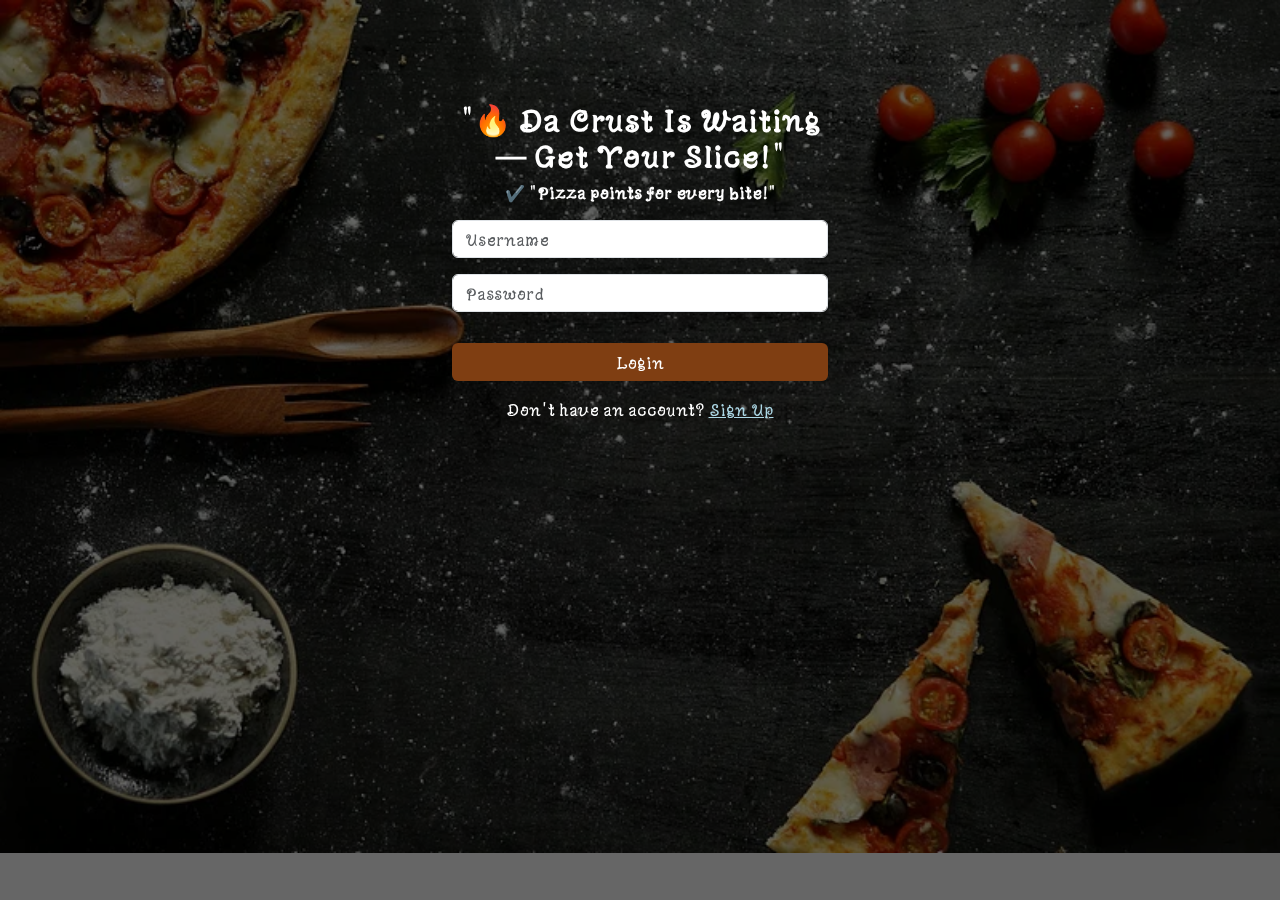
<file: index.html>
<!DOCTYPE html>
<html lang="en">
  <head>
    <meta charset="UTF-8" />
    <meta name="viewport" content="width=device-width, initial-scale=1.0" />
    <title>Login</title>
    <link rel="preconnect" href="https://fonts.googleapis.com" />
    <link rel="preconnect" href="https://fonts.gstatic.com" crossorigin />
    <link
      href="https://fonts.googleapis.com/css2?family=Yuji+Mai&display=swap"
      rel="stylesheet"
    />
    <link
      href="https://cdn.jsdelivr.net/npm/bootstrap@5.3.3/dist/css/bootstrap.min.css"
      rel="stylesheet"
    />
    <style>
      body {
        font-family: "Yuji Mai", serif;
        background-image: url("images/images/pizza-bg.webp");
        background-repeat: no-repeat;
        background-size: cover;
        height: 560px;
        color: white;
      }
      body::before {
        content: "";
        position: fixed;
        inset: 0;
        background: rgba(0, 0, 0, 0.6);
        z-index: -1;
      }
      .container {
        margin-top: 100px;
        max-width: 400px;
      }
      input,
      button {
        margin-top: 15px;
      }
      .btn {
        background: #7f3e12;
        color: white;
      }
      .container {
        animation: fadeIn 1s ease-in;
      }
      @keyframes fadeIn {
        from {
          opacity: 0;
          transform: translateY(30px);
        }
        to {
          opacity: 1;
          transform: translateY(0);
        }
      }
      @media (max-width: 480px) {
        .container {
          margin: 50px 20px;
          padding: 20px;
        }
      }
    </style>
  </head>
  <body>
    <div class="container text-center">
      <h1 style="font-weight: 900; font-size: 30px">
        "🔥 Da Crust Is Waiting — Get Your Slice!"
      </h1>
      <p style="font-weight: 900">✔️ "Pizza points for every bite!"</p>

      <!-- Login Form -->
      <form id="loginForm">
        <div class="mb-3">
          <input
            type="text"
            id="username"
            class="form-control"
            placeholder="Username"
            required
          />
        </div>
        <div class="mb-3">
          <input
            type="password"
            id="password"
            class="form-control"
            placeholder="Password"
            required
          />
        </div>
        <button type="submit" class="btn w-100">Login</button>
      </form>
      <p class="mt-3">
        Don't have an account?
        <a href="signup.html" id="signupLink" style="color: lightblue"
          >Sign Up</a
        >
      </p>
    </div>

    <script>
      const loginForm = document.getElementById("loginForm");

      loginForm.addEventListener("submit", (e) => {
        e.preventDefault();
        const username = document.getElementById("username").value.trim();
        const password = document.getElementById("password").value;

        // Get registered users from localStorage
        const users = JSON.parse(localStorage.getItem("users") || "[]");

        // Check for match
        const user = users.find(
          (u) => u.username === username && u.password === password
        );
        2;

        if (user) {
          localStorage.setItem("loggedIn", "true");
          localStorage.setItem("loggedInUser", username);
          alert("Login successful!");
          window.location.href = "pizza.html"; // Redirect to main page
        } else {
          alert("Invalid username or password.");
        }
      });

      // Handle sign-up link
    </script>
  </body>
</html>
</file>
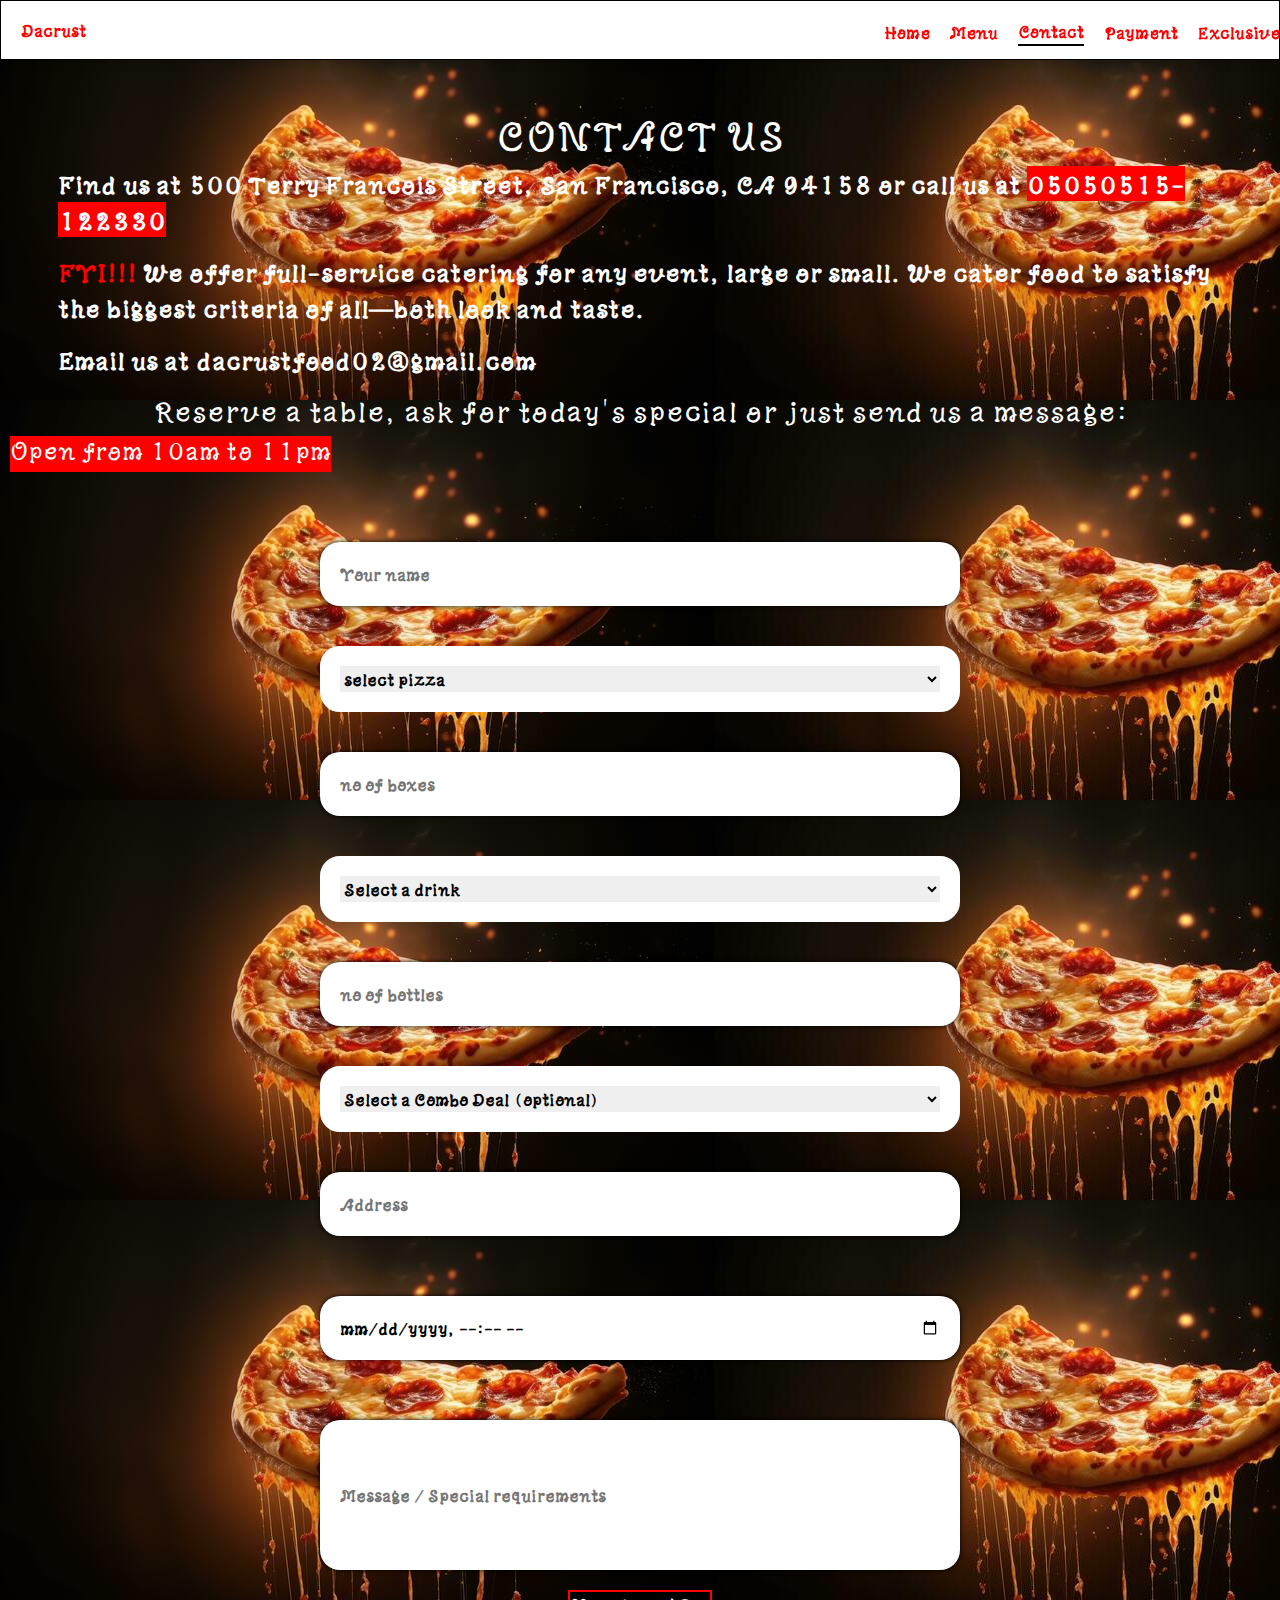
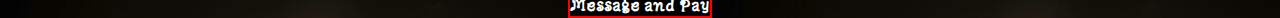
<file: contact.html>
<!DOCTYPE html>
<html lang="en">
  <head>
    <meta charset="UTF-8" />
    <meta name="viewport" content="width=device-width, initial-scale=1.0" />
    <title>pizza</title>
    <link rel="stylesheet" href="contact.css" />

    <!-- Font Awesome -->
    <link
      rel="stylesheet"
      href="https://cdnjs.cloudflare.com/ajax/libs/font-awesome/6.7.1/css/all.min.css"
      integrity="sha512-5Hs3dF2AEPkpNAR7UiOHba+lRSJNeM2ECkwxUIxC1Q/FLycGTbNapWXB4tP889k5T5Ju8fs4b1P5z/iB4nMfSQ=="
      crossorigin="anonymous"
      referrerpolicy="no-referrer"
    />

    <!-- Bootstrap -->
    <link
      href="https://cdn.jsdelivr.net/npm/bootstrap@5.3.3/dist/css/bootstrap.min.css"
      rel="stylesheet"
      integrity="sha384-QWTKZyjpPEjISv5WaRU9OFeRpok6YctnYmDr5pNlyT2bRjXh0JMhjY6hW+ALEwIH"
      crossorigin="anonymous"
    />

    <!-- Google Fonts -->
    <link
      href="https://fonts.googleapis.com/css2?family=Yuji+Mai&display=swap"
      rel="stylesheet"
    />
  </head>
  <body>
    <!-- Preloader -->
    <div id="preloader">
      <img
        src="images/images/pizza-logo-cartoon-this-logo-is-highly-suitable-for-any-pizza-related-restaurant-fast-food-delivery-bistro-catering-and-italian-food-related-businesses-vector.jpg"
        alt="Loading..."
        id="preloader-image"
      />
    </div>

    <div class="background-img">
      <!-- Header -->
      <header>
        <div class="brand">Dacrust</div>
        <nav class="navbar fixed-top" id="navBar">
          <i class="fa-regular fa-circle-xmark" id="closeIcon"></i>
          <ul class="navbar-list">
            <li class="navbar-item">
              <a href="pizza.html" class="navbar-link">Home</a>
            </li>
            <li class="navbar-item">
              <a href="menu.html" class="navbar-link">Menu</a>
            </li>
            <li class="navbar-item active">
              <a href="contact.html" class="navbar-link">Contact</a>
            </li>
            <li class="navbar-item">
              <a href="payment.html" class="navbar-link">Payment</a>
            </li>
            <li class="navbar-item">
              <a href="vip-pg.html" class="navbar-link">Exclusive</a>
            </li>
          </ul>
        </nav>
        <i class="fa-solid fa-bars" id="menuIcon"></i>
      </header>

      <!-- Contact Info -->
      <div class="contact-contain-text">
        <h1 style="text-align: center">CONTACT US</h1>
        <p>
          Find us at 500 Terry Francois Street, San Francisco, CA 94158 or call
          us at <span class="num">05050515-122330</span>
        </p>
        <p>
          <span>FYI!!!</span> We offer full-service catering for any event,
          large or small. We cater food to satisfy the biggest criteria of
          all—both look and taste.
        </p>
        <p>Email us at dacrustfood02@gmail.com</p>
        <h3>
          Reserve a table, ask for today's special or just send us a message:
        </h3>
        <button class="btn-open"><h4>Open from 10am to 11pm</h4></button>
      </div>

      <!-- Contact Form -->
      <div class="contact-container">
        <div class="inner-container">
          <div class="mothercontact">
            <div class="box3">
              <form action="#">
                <input type="text" placeholder="Your name" required />

                <select name="pizza" id="pizza-choice">
                  <option value="">select pizza</option>
                  <option value="">Neapolitan</option>
                  <option value="">new york style</option>
                  <option value="">carlifonia</option>
                  <option value="">pepperoni</option>
                  <option value="">margherita</option>
                  <option value="">white pizza</option>
                  <option value="">pizza romana</option>
                  <option value="">capriccosa</option>
                  <option value="">vietnamese</option>
                  <option value="">sillican</option>
                </select>
                <input type="number" placeholder="no of boxes" required />

                <select name="drinks" id="drink-choice">
                  <option value="">Select a drink</option>
                  <option value="">orange juice</option>
                  <option value="">Craneberry</option>
                  <option value="">cocacola</option>
                  <option value="">milkshake</option>
                  <option value="">apple juice</option>
                  <option value="">tartcherry</option>
                  <option value="">lemon juice</option>
                  <option value="">lemonade</option>
                  <option value="">blackberry</option>
                  <option value="">prune juice</option>
                  <option value="">pomegranate</option>
                </select>

                <input type="number" placeholder="no of bottles" required />

                <select name="combo-choice" id="combo-choice">
                  <option value="">Select a Combo Deal (optional)</option>
                  <option value="Family Feast">Family Feast</option>
                  <option value="Game Day Special">Game Day Special</option>
                  <option value="Date Night Pack">Date Night Pack</option>
                </select>

                <input type="text" placeholder="Address" required />

                <input
                  type="datetime-local"
                  placeholder="Date and time"
                  required
                />
                <input
                  type="text"
                  placeholder="Message / Special requirements"
                  style="height: 150px"
                />
              </form>
              <button><a href="payment.html">Message and Pay</a></button>
            </div>
          </div>
        </div>
      </div>
    </div>

    <!-- Scripts -->
    <script type="module" src="pizza.js"></script>
    <script
      src="https://cdn.jsdelivr.net/npm/bootstrap@5.3.3/dist/js/bootstrap.bundle.min.js"
      integrity="sha384-YvpcrYf0tY3lHB60NNkmXc5s9fDVZLESaAA55NDzOxhy9GkcIdslK1eN7N6jIeHz"
      crossorigin="anonymous"
    ></script>
  </body>
</html>
</file>
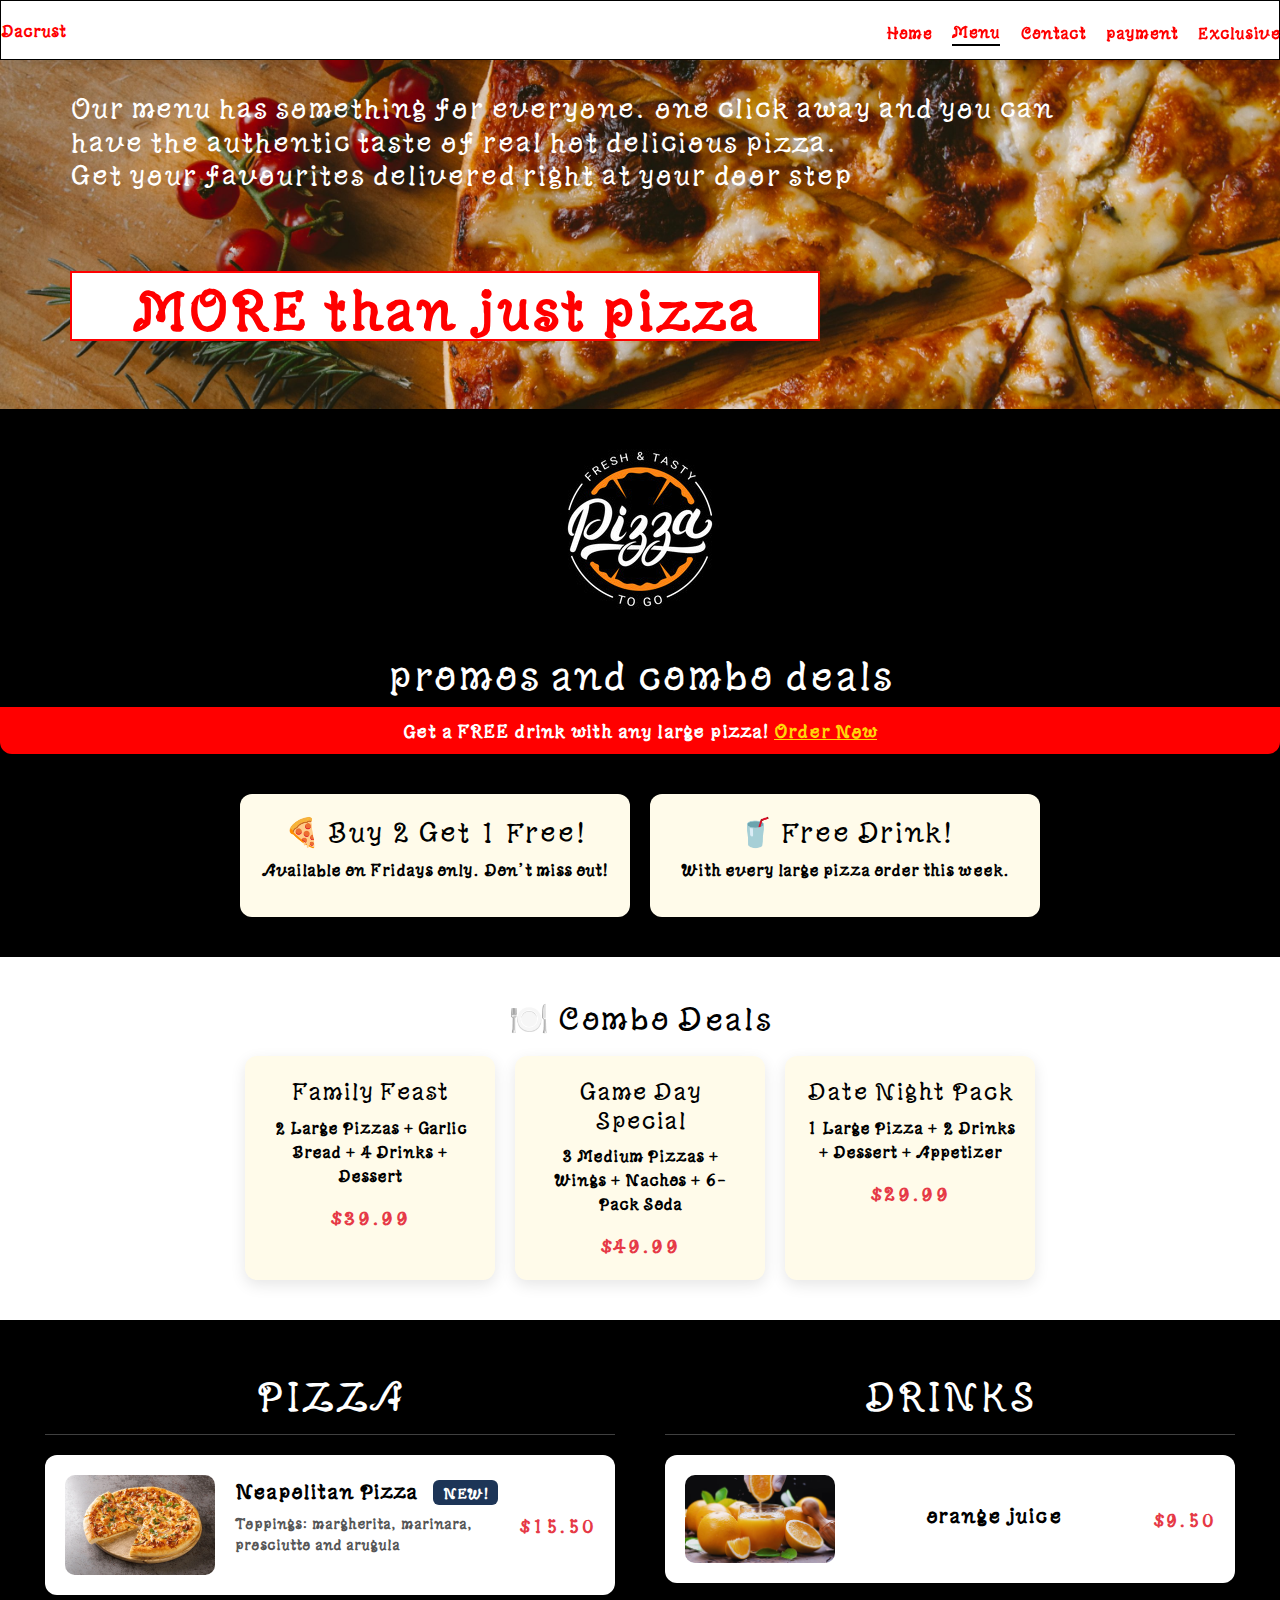
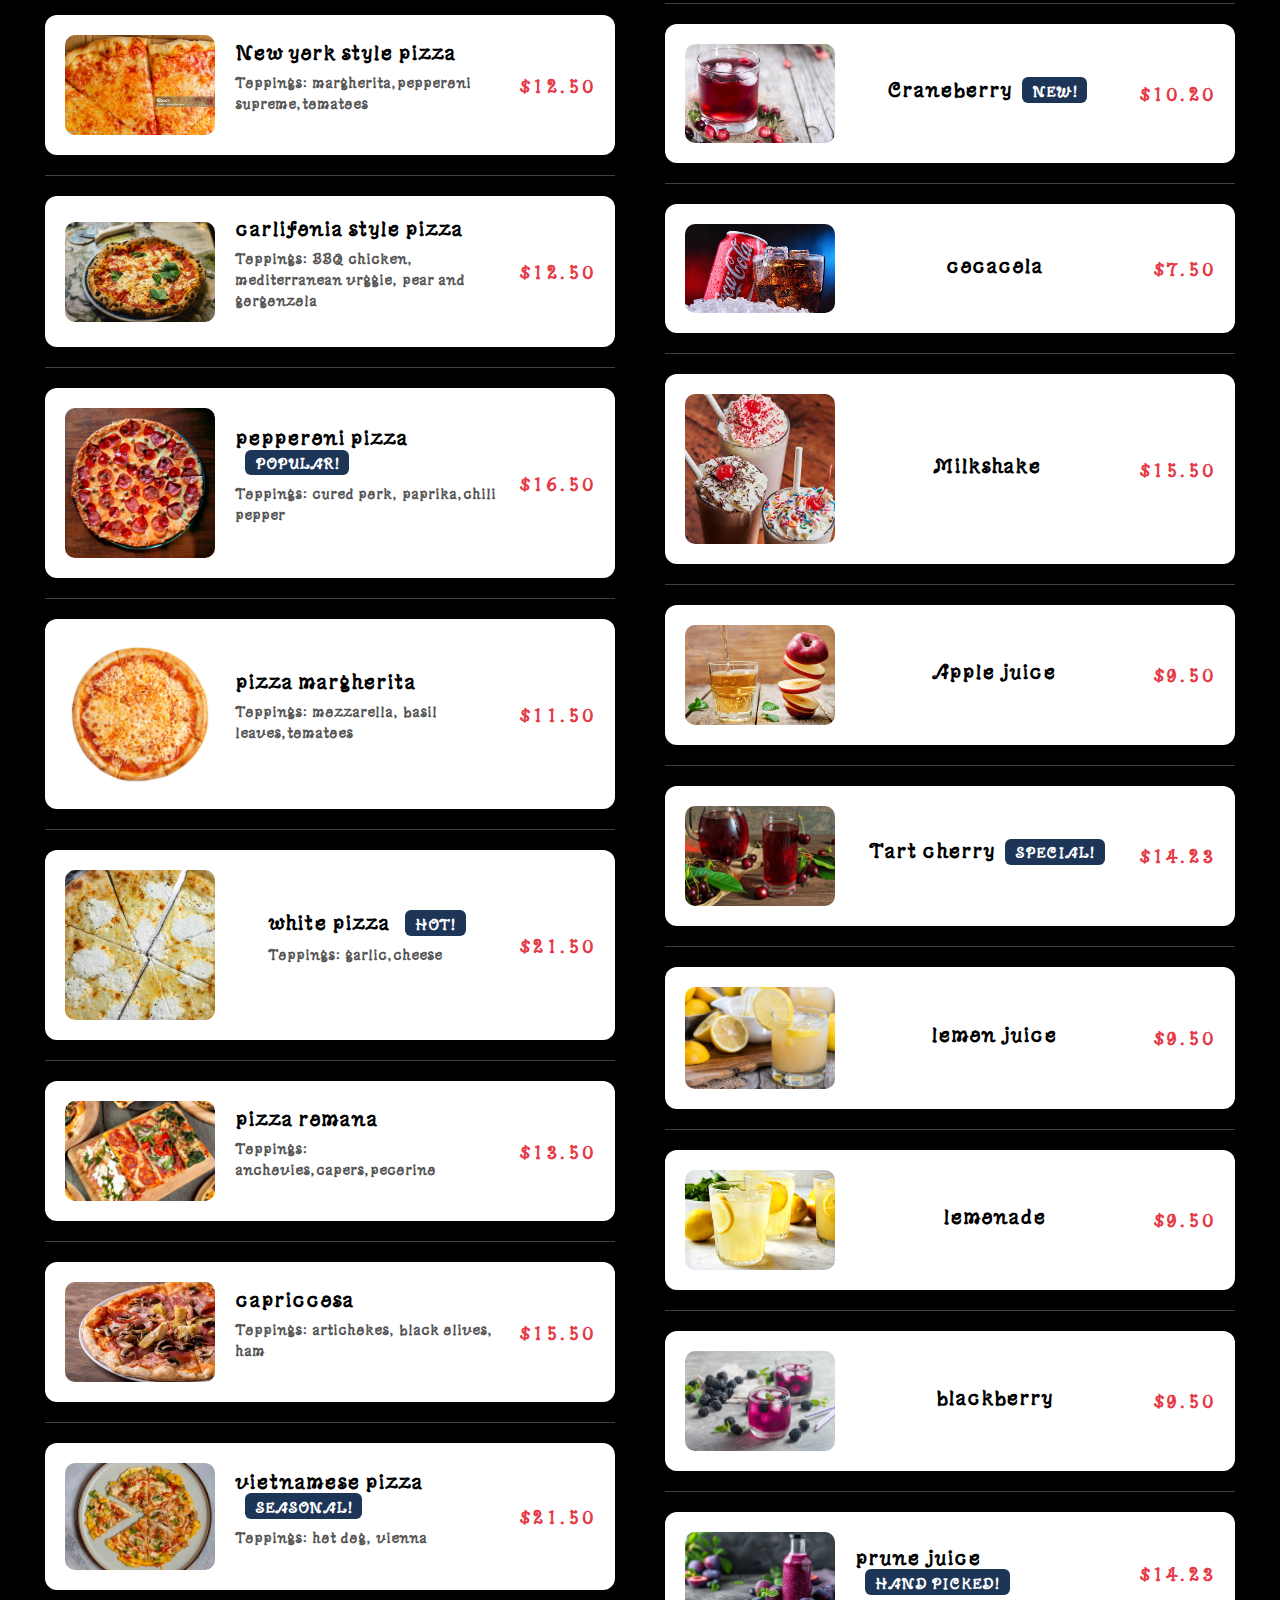
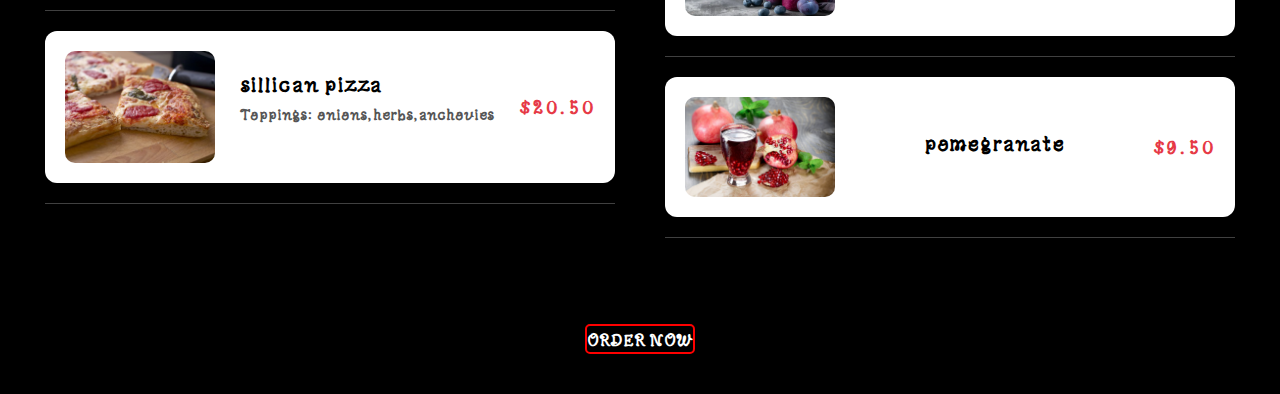
<file: menu.html>
<!DOCTYPE html>
<html lang="en">
<head>
    <meta charset="UTF-8">
    <meta name="viewport" content="width=device-width, initial-scale=1.0">
    <title>pizza</title>
    <!-- =====CSS===== -->
    <link rel="stylesheet" href="menu.css">
    
     <!-- font-awesome -->
     <link rel="stylesheet" href="https://cdnjs.cloudflare.com/ajax/libs/font-awesome/6.7.1/css/all.min.css" 
     integrity="sha512-5Hs3dF2AEPkpNAR7UiOHba+lRSJNeM2ECkwxUIxC1Q/FLycGTbNapWXB4tP889k5T5Ju8fs4b1P5z/iB4nMfSQ==" 
     crossorigin="anonymous" referrerpolicy="no-referrer" />


    <!-- =====BOOTSRAP===== -->
    <link href="https://cdn.jsdelivr.net/npm/bootstrap@5.3.3/dist/css/bootstrap.min.css" rel="stylesheet" 
    integrity="sha384-QWTKZyjpPEjISv5WaRU9OFeRpok6YctnYmDr5pNlyT2bRjXh0JMhjY6hW+ALEwIH" crossorigin="anonymous">

    <!-- ========GOOGLE FONTS======== -->
    <link rel="preconnect" href="https://fonts.googleapis.com">
    <link rel="preconnect" href="https://fonts.gstatic.com" crossorigin>
    <link href="https://fonts.googleapis.com/css2?family=Yuji+Mai&display=swap" rel="stylesheet">
</head>
<body>

     <!-- ======  PRELOADER ===== -->
 <div id="preloader">
    <img src="images/images/pizza-logo-cartoon-this-logo-is-highly-suitable-for-any-pizza-related-restaurant-fast-food-delivery-bistro-catering-and-italian-food-related-businesses-vector.jpg" alt="Loading..." id="preloader-image">
  </div>
  

  <div class="background-img">

  <!-- HEADER -->

      <header>
        <!-- logo -->
        <div class="brand">Dacrust</div>
  
        <!-- navbar -->
        <nav class="navbar fixed-top" id="navBar">
          <!-- closeIcon -->
          <i class="fa-regular fa-circle-xmark" id="closeIcon"></i>
  
          <ul class="navbar-list">
            <li class="navbar-item">
              <a href="pizza.html" class="navbar-link" id="home">Home</a>
            </li>
  
            <li class="navbar-item active">
              <a href="menu.html" class="navbar-link" id="about">Menu</a>
            </li>
  
            <li class="navbar-item">
              <a href="contact.html" class="navbar-link" id="contact">Contact</a>
            </li>

            <li class="navbar-item">
              <a href="payment.html" class="navbar-link" id="payment">payment</a>
            </li>


            <li class="navbar-item">
              <a href="vip-pg.html" class="navbar-link" id="Exclusive">Exclusive</a>
            </li>
  
            <!-- <button class="btn nav-btn" id="loginBtn">Login</button> -->
          </ul>
        </nav>
  
        <!-- menu -->
        <i class="fa-solid fa-bars" id="menuIcon"></i>
      </header>
      <!-- header section end -->
      
      <div class="heading-text">
      

        <h3> Our menu has something for everyone. one click away and you can <br>
          have the authentic taste of real hot delicious pizza.<br>
          Get your favourites delivered right at your door step
        </h3>

        <h1 id="get-white-hot-text">
          MORE than just pizza
         </h1>
         <br>
         <br>
      </div>
      </div>
  </div>
 
<div class="menu-logo">
  <img src="images/images/pizza menu logo.jpg" alt="" srcset="">
</div>

<h1 class="promo-head">promos and combo deals</h1>

<div class="promo-banner">
  <i class="fas fa-gift"></i> Get a FREE drink with any large pizza! <a href="">Order Now</a>
</div>

<section class="promo-cards">
  <div class="promo-card">
    <h3>🍕 Buy 2 Get 1 Free!</h3>
    <p>Available on Fridays only. Don’t miss out!</p>
  </div>
  <div class="promo-card">
    <h3>🥤 Free Drink!</h3>
    <p>With every large pizza order this week.</p>
  </div>
</section>


<section class="combo-deals">
  <h2>🍽️ Combo Deals</h2>
  <div class="combo-container">
    <div class="combo-card">
      <h3>Family Feast</h3>
      <p>2 Large Pizzas + Garlic Bread + 4 Drinks + Dessert</p>
      <span>$39.99</span>
    </div>
    <div class="combo-card">
      <h3>Game Day Special</h3>
      <p>3 Medium Pizzas + Wings + Nachos + 6-Pack Soda</p>
      <span>$49.99</span>
    </div>
    <div class="combo-card">
      <h3>Date Night Pack</h3>
      <p>1 Large Pizza + 2 Drinks + Dessert + Appetizer</p>
      <span>$29.99</span>
    </div>
  </div>
</section>


<div class="menu-contain-flex">

    <div class="menu-container">
        <h1> PIZZA </h1>
        <hr>



        <div class="menu-card">
          <img src="images/images/neapolitan pizza.webp" alt="Neapolitan Pizza">
          <div class="menu-info">
            <h4>Neapolitan Pizza <span class="badge new">NEW!</span></h4>
            <p>Toppings: margherita, marinara, prosciutto and arugula</p>
          </div>
          <div class="price">$15.50</div>
        </div>

         <div class="menu-card">
           <img src="images/images/newyork style.jpg" alt="new york style pizza"> 
           <div class="menu-info">
                <h4>New york style pizza</h4> 

               <p>Toppings: margherita,pepperoni supreme,tomatoes</p>
           </div>
          <div class="price">$12.50
        </div>
      </div>
<hr>
        <div class="menu-card">
           <img src="images/images/carlifonia pizza.jpeg" alt="carlifonia style pizza"> 
           <div class="menu-info">
                <h4>carlifonia style pizza</h4> 

               <p>Toppings: BBQ chicken, mediterranean vrggie, pear and gorgonzola</p>
           </div>
          <div class="price">$12.50
        </div>
      </div>

        <hr>
         <div class="menu-card">
           <img src="images/images/pepperoni.jpeg" alt="pepperoni pizza"> 
           <div class="menu-info">
                <h4>pepperoni pizza <span class="badge new">POPULAR!</span></h4>

               <p>Toppings: cured pork, paprika,chili pepper</p>
           </div>
          <div class="price">$16.50
        </div>
      </div>

        <hr>
        <div class="menu-card">
          <img src="images/images/magarita.jpg" alt=""> 
          <div class="menu-info">
               <h4> pizza margherita</h4>

              <p>Toppings: mozzarella, basil leaves,tomatoes</p>
          </div>
         <div class="price">$11.50
       </div>
     </div>
        <hr>
        <div class="menu-card">
          <img src="images/images/white pizza.jpg" alt=""> 
          <div class="menu-info">
               <h4>white pizza <span class="badge new">HOT!</span></h4>

              <p>Toppings: garlic,cheese</p>
          </div>
         <div class="price">$21.50
       </div>
     </div>        
        <hr>
        <div class="menu-card">
          <img src="images/images/romania pizza.jpg" alt=""> 
          <div class="menu-info">
               <h4> pizza romana</h4>

              <p>Toppings: anchovies,capers,pecorino</p>
          </div>
         <div class="price">$13.50
       </div>
     </div>
        <hr>
        <div class="menu-card">
          <img src="images/images/capriccosa.jpg" alt=""> 
          <div class="menu-info">
               <h4> capriccosa</h4>

              <p>Toppings: artichokes, black olives, ham </p>
          </div>
         <div class="price">$15.50
       </div>
     </div>
        <hr>
        <div class="menu-card">
          <img src="images/images/vietnamese pizza.jpg" alt=""> 
          <div class="menu-info">
               <h4>vietnamese pizza <span class="badge new">SEASONAL!</span></h4>

              <p>Toppings: hot dog, vienna</p>
          </div>
         <div class="price">$21.50
       </div>
     </div>        
        <hr>
        <div class="menu-card">
          <img src="images/images/sillican pizza.jpg" alt=""> 
          <div class="menu-info">
               <h4>sillican pizza</h4>

              <p>Toppings: onions,herbs,anchovies </p>
          </div>
         <div class="price">$20.50
       </div>
     </div>
        <hr>
    </div>

        <div class="menu-container">
            <h1> DRINKS </h1>
            <hr>
    
            <div class="menu-card">
              <img src="images/images/orange juice.jpg" alt=""> 
              <div class="menu-info">
                   <h4>orange juice</h4>
              </div>
             <div class="price">$9.50
           </div>
         </div>
    <hr>
    <div class="menu-card">
      <img src="images/images/cranberry-juice-in-a-glass.jpg" alt=""> 
      <div class="menu-info">
           <h4>Craneberry<span class="badge new">NEW!</span></h4>
      </div>
     <div class="price">$10.20
   </div>
 </div>
    <hr>
    <div class="menu-card">
      <img src="images/images/cocacola.jpeg" alt=""> 
      <div class="menu-info">
           <h4>cocacola</h4>
      </div>
     <div class="price">$7.50
   </div>
 </div>
             <hr>
             <div class="menu-card">
              <img src="images/images/milkshake.jpeg" alt=""> 
              <div class="menu-info">
                   <h4>Milkshake</h4>
              </div>
             <div class="price">$15.50
           </div>
         </div>
<hr>
<div class="menu-card">
  <img src="images/images/apple juice.jpg" alt=""> 
  <div class="menu-info">
       <h4>Apple juice</h4>
  </div>
 <div class="price">$9.50
</div>
</div>

<hr>
<div class="menu-card">
  <img src="images/images/tartcherry.jpg" alt=""> 
  <div class="menu-info">
       <h4>Tart cherry<span class="badge new">SPECIAL!</span></h4>
  </div>
 <div class="price">$14.23
</div>
</div>
<hr>
<div class="menu-card">
  <img src="images/images/lemon.jpg" alt=""> 
  <div class="menu-info">
       <h4>lemon juice</h4>
  </div>
 <div class="price">$9.50
</div>
</div>
<hr>
<div class="menu-card">
  <img src="images/images/lemonade.jpeg" alt=""> 
  <div class="menu-info">
       <h4>lemonade</h4>
  </div>
 <div class="price">$9.50
</div>
</div>      
  <hr>
  <div class="menu-card">
    <img src="images/images/blackberry.jpg" alt=""> 
    <div class="menu-info">
         <h4>blackberry</h4>
    </div>
   <div class="price">$9.50
  </div>
  </div>  
<hr>
<div class="menu-card">
  <img src="images/images/plum-juice.webp" alt=""> 
  <div class="menu-info">
       <h4>prune juice<span class="badge new">HAND PICKED!</span></h4>
  </div>
 <div class="price">$14.23
</div>
</div>
<hr>
<div class="menu-card">
  <img src="images/images/pomegranate.jpg" alt=""> 
  <div class="menu-info">
       <h4>pomegranate</h4>
  </div>
 <div class="price">$9.50
</div>
</div>  
<hr>
        </div>
</div>

<div style="justify-self:center;margin-bottom: 40px;">
    <button class="contact-order"><a href="contact.html" class="contact-order-link">ORDER NOW</a></button>
</div>


    
 
      <!-- my script -->
      <script type="module" src="pizza.js"></script>
    
    <script src="https://cdn.jsdelivr.net/npm/bootstrap@5.3.3/dist/js/bootstrap.bundle.min.js" integrity="sha384-YvpcrYf0tY3lHB60NNkmXc5s9fDVZLESaAA55NDzOxhy9GkcIdslK1eN7N6jIeHz" crossorigin="anonymous"></script>
</body>
</html>
</file>
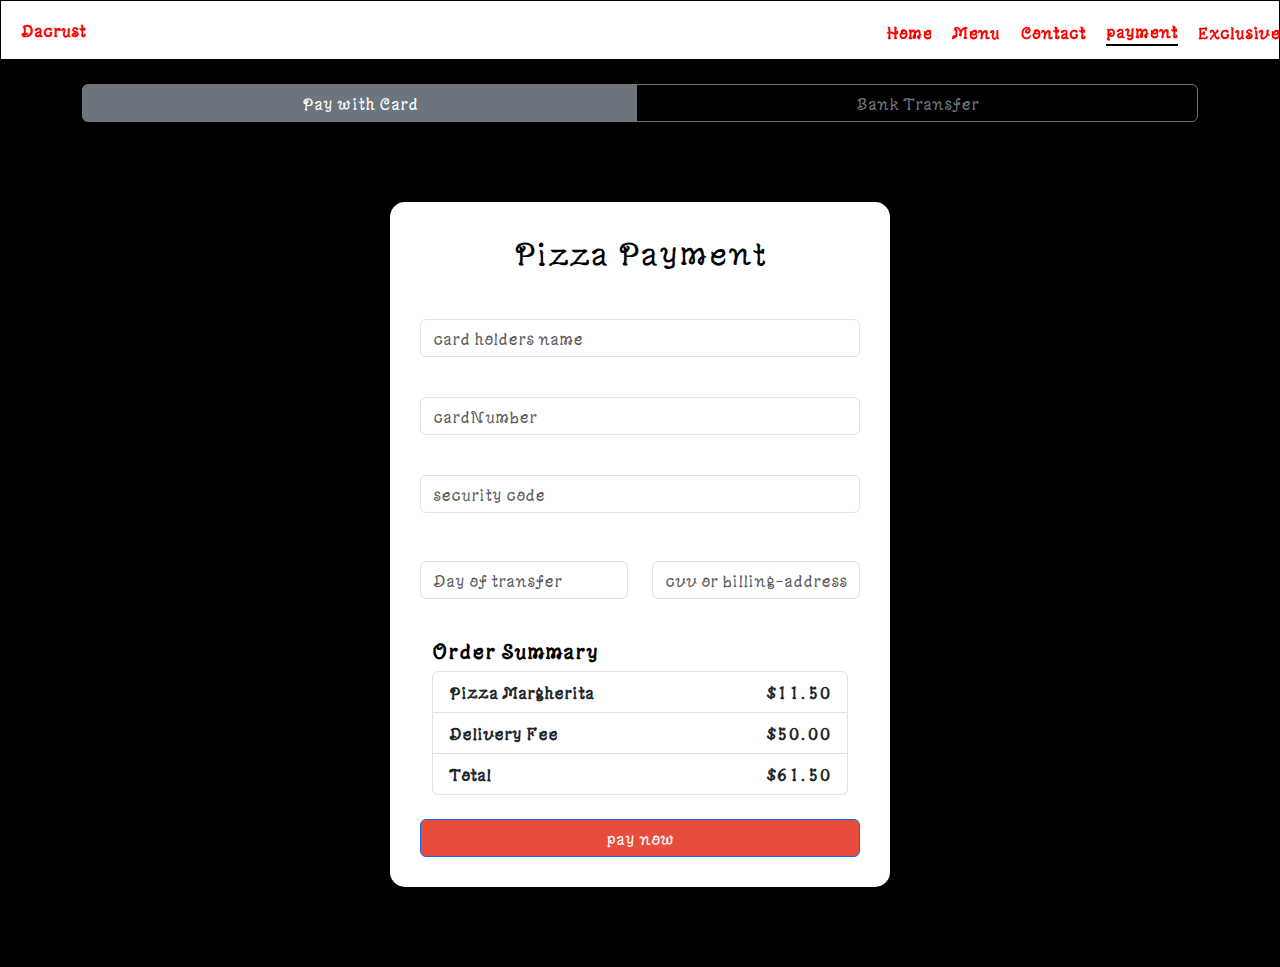
<file: payment.html>
<!DOCTYPE html>
<html lang="en">
  <head>
    <meta charset="UTF-8" />
    <meta name="viewport" content="width=device-width, initial-scale=1.0" />
    <title>pizza</title>
    <!-- =====CSS===== -->
    <link rel="stylesheet" href="payment.css" />

    <!-- font-awesome -->
    <link
      rel="stylesheet"
      href="https://cdnjs.cloudflare.com/ajax/libs/font-awesome/6.7.1/css/all.min.css"
      integrity="sha512-5Hs3dF2AEPkpNAR7UiOHba+lRSJNeM2ECkwxUIxC1Q/FLycGTbNapWXB4tP889k5T5Ju8fs4b1P5z/iB4nMfSQ=="
      crossorigin="anonymous"
      referrerpolicy="no-referrer"
    />

    <!-- =====BOOTSRAP===== -->
    <link
      href="https://cdn.jsdelivr.net/npm/bootstrap@5.3.3/dist/css/bootstrap.min.css"
      rel="stylesheet"
      integrity="sha384-QWTKZyjpPEjISv5WaRU9OFeRpok6YctnYmDr5pNlyT2bRjXh0JMhjY6hW+ALEwIH"
      crossorigin="anonymous"
    />

    <!-- ========GOOGLE FONTS======== -->
    <link rel="preconnect" href="https://fonts.googleapis.com" />
    <link rel="preconnect" href="https://fonts.gstatic.com" crossorigin />
    <link
      href="https://fonts.googleapis.com/css2?family=Yuji+Mai&display=swap"
      rel="stylesheet"
    />
  </head>
  <body>
    <!-- ======  PRELOADER ===== -->
    <div id="preloader">
      <img
        src="images/images/pizza-logo-cartoon-this-logo-is-highly-suitable-for-any-pizza-related-restaurant-fast-food-delivery-bistro-catering-and-italian-food-related-businesses-vector.jpg"
        alt="Loading..."
        id="preloader-image"
      />
    </div>

    <div class="background-img">
      <!-- HEADER -->

      <header>
        <!-- logo -->
        <div class="brand">Dacrust</div>

        <!-- navbar -->
        <nav class="navbar fixed-top" id="navBar">
          <!-- closeIcon -->
          <i class="fa-regular fa-circle-xmark" id="closeIcon"></i>

          <ul class="navbar-list">
            <li class="navbar-item">
              <a href="pizza.html" class="navbar-link" id="home">Home</a>
            </li>

            <li class="navbar-item">
              <a href="menu.html" class="navbar-link" id="about">Menu</a>
            </li>

            <li class="navbar-item">
              <a href="contact.html" class="navbar-link" id="contact"
                >Contact</a
              >
            </li>

            <li class="navbar-item active">
              <a href="payment.html" class="navbar-link" id="payment"
                >payment</a
              >
            </li>

            <li class="navbar-item">
              <a href="vip-pg.html" class="navbar-link" id="Exclusive"
                >Exclusive</a
              >
            </li>

            <!-- <button class="btn nav-btn" id="loginBtn">Login</button> -->
          </ul>
        </nav>

        <!-- menu -->
        <i class="fa-solid fa-bars" id="menuIcon"></i>
      </header>

      <div class="container my-4">
        <div
          class="btn-group w-100"
          role="group"
          aria-label="Payment Method Toggle"
        >
          <button
            type="button"
            class="btn btn-outline-secondary active"
            id="btnCard"
          >
            Pay with Card
          </button>
          <button
            type="button"
            class="btn btn-outline-secondary"
            id="btnTransfer"
          >
            Bank Transfer
          </button>
        </div>
      </div>

      <div class="payment-container" id="cardPaymentSection">
        <h2 class="form-title" style="color: black">Pizza Payment</h2>

        <form>
          <div class="mb-3">
            <label for="name" class="form-label"></label>
            <input
              type="text"
              class="form-control"
              id="name"
              placeholder="card holders name"
              required
            />
          </div>

          <div class="mb-3">
            <label for="email" class="form-label"></label>
            <input
              type="email"
              class="form-control"
              id="cardNumber"
              placeholder="cardNumber"
              required
            />
          </div>

          <div class="mb-3">
            <label for="cardNumber" class="form-label"></label>
            <input
              type="text"
              class="form-control"
              id="security-code"
              placeholder="security code"
              required
            />
          </div>

          <div class="row">
            <div class="col-md-6 mb-3">
              <label for="expiry" class="form-label">Expiry</label>
              <input
                type="text"
                class="form-control"
                id="expiry"
                placeholder="Day of transfer"
                required
              />
            </div>

            <div class="col-md-6 mb-3">
              <label for="cvv" class="form-label">CVV</label>
              <input
                type="text"
                class="form-control"
                id="cvv"
                placeholder="cvv or billing-address"
                required
              />
            </div>
          </div>

          <div class="container my-4">
            <h5 style="color: black; font-weight: 900">Order Summary</h5>
            <ul class="list-group">
              <li class="list-group-item d-flex justify-content-between">
                <span>Pizza Margherita</span>
                <span>$11.50</span>
              </li>
              <li class="list-group-item d-flex justify-content-between">
                <span>Delivery Fee</span>
                <span>$50.00</span>
              </li>
              <li
                class="list-group-item d-flex justify-content-between fw-bold"
              >
                <span>Total</span>
                <span>$61.50</span>
              </li>
            </ul>
          </div>

          <!-- Button trigger modal -->
          <button
            type="button"
            class="btn btn-primary"
            data-bs-toggle="modal"
            data-bs-target="#exampleModal"
          >
            pay now
          </button>

          <!-- Modal -->
          <div
            class="modal fade"
            id="exampleModal"
            tabindex="-1"
            aria-labelledby="exampleModalLabel"
            aria-hidden="true"
          >
            <div class="modal-dialog">
              <div class="modal-content">
                <div class="modal-header">
                  <h1 class="modal-title fs-5" id="exampleModalLabel"></h1>
                  <button
                    type="button"
                    class="btn-close"
                    data-bs-dismiss="modal"
                    aria-label="Close"
                  ></button>
                </div>
                <div class="modal-body">payment successful</div>
                <div class="modal-footer">
                  <button
                    type="button"
                    class="btn btn-primary"
                    data-bs-dismiss="modal"
                  >
                    Close
                  </button>
                </div>
              </div>
            </div>
          </div>
        </form>
      </div>
      <div id="bankTransferSection" class="container my-5 d-none">
        <div
          class="alert alert-warning text-center shadow p-4 rounded"
          role="alert"
        >
          <h4 class="alert-heading mb-3">
            <i class="fa-solid fa-building-columns"></i> Bank Transfer Details
          </h4>
          <p class="mb-1">
            If you're paying via transfer, please use the account below:
          </p>
          <hr />
          <p class="fw-bold fs-5 mb-1">
            Account Number: <span class="text-danger">35327794163</span>
          </p>
          <p class="fw-bold fs-5 mb-1">
            Bank: <span class="text-primary">First Bank</span>
          </p>
          <p class="fst-italic mb-4">
            Use your full name as the payment reference.
          </p>

          <!-- Transfer Confirmation Button -->
          <button
            type="button"
            class="btn btn-success"
            data-bs-toggle="modal"
            data-bs-target="#transferModal"
          >
            <i class="fa-solid fa-check-circle me-1"></i> I Have Transferred
          </button>
        </div>
      </div>

      <!-- Transfer Confirmation Modal -->
      <div
        class="modal fade"
        id="transferModal"
        tabindex="-1"
        aria-labelledby="transferModalLabel"
        aria-hidden="true"
      >
        <div class="modal-dialog">
          <div class="modal-content">
            <div class="modal-header bg-black text-white">
              <h5 class="modal-title" id="transferModalLabel">
                Transfer Confirmation
              </h5>
              <button
                type="button"
                class="btn-close btn-close-white"
                data-bs-dismiss="modal"
                aria-label="Close"
              ></button>
            </div>
            <div class="modal-body">
              Thank you! Your transfer has been acknowledged. We will verify it
              shortly.
            </div>
            <div class="modal-footer">
              <button
                type="button"
                class="btn btn-primary"
                data-bs-dismiss="modal"
              >
                OK
              </button>
            </div>
          </div>
        </div>
      </div>
    </div>

    <!-- my script -->
    <script type="module" src="pizza.js"></script>

    <script
      src="https://cdn.jsdelivr.net/npm/bootstrap@5.3.3/dist/js/bootstrap.bundle.min.js"
      integrity="sha384-YvpcrYf0tY3lHB60NNkmXc5s9fDVZLESaAA55NDzOxhy9GkcIdslK1eN7N6jIeHz"
      crossorigin="anonymous"
    ></script>
    
  </body>
</html>
</file>
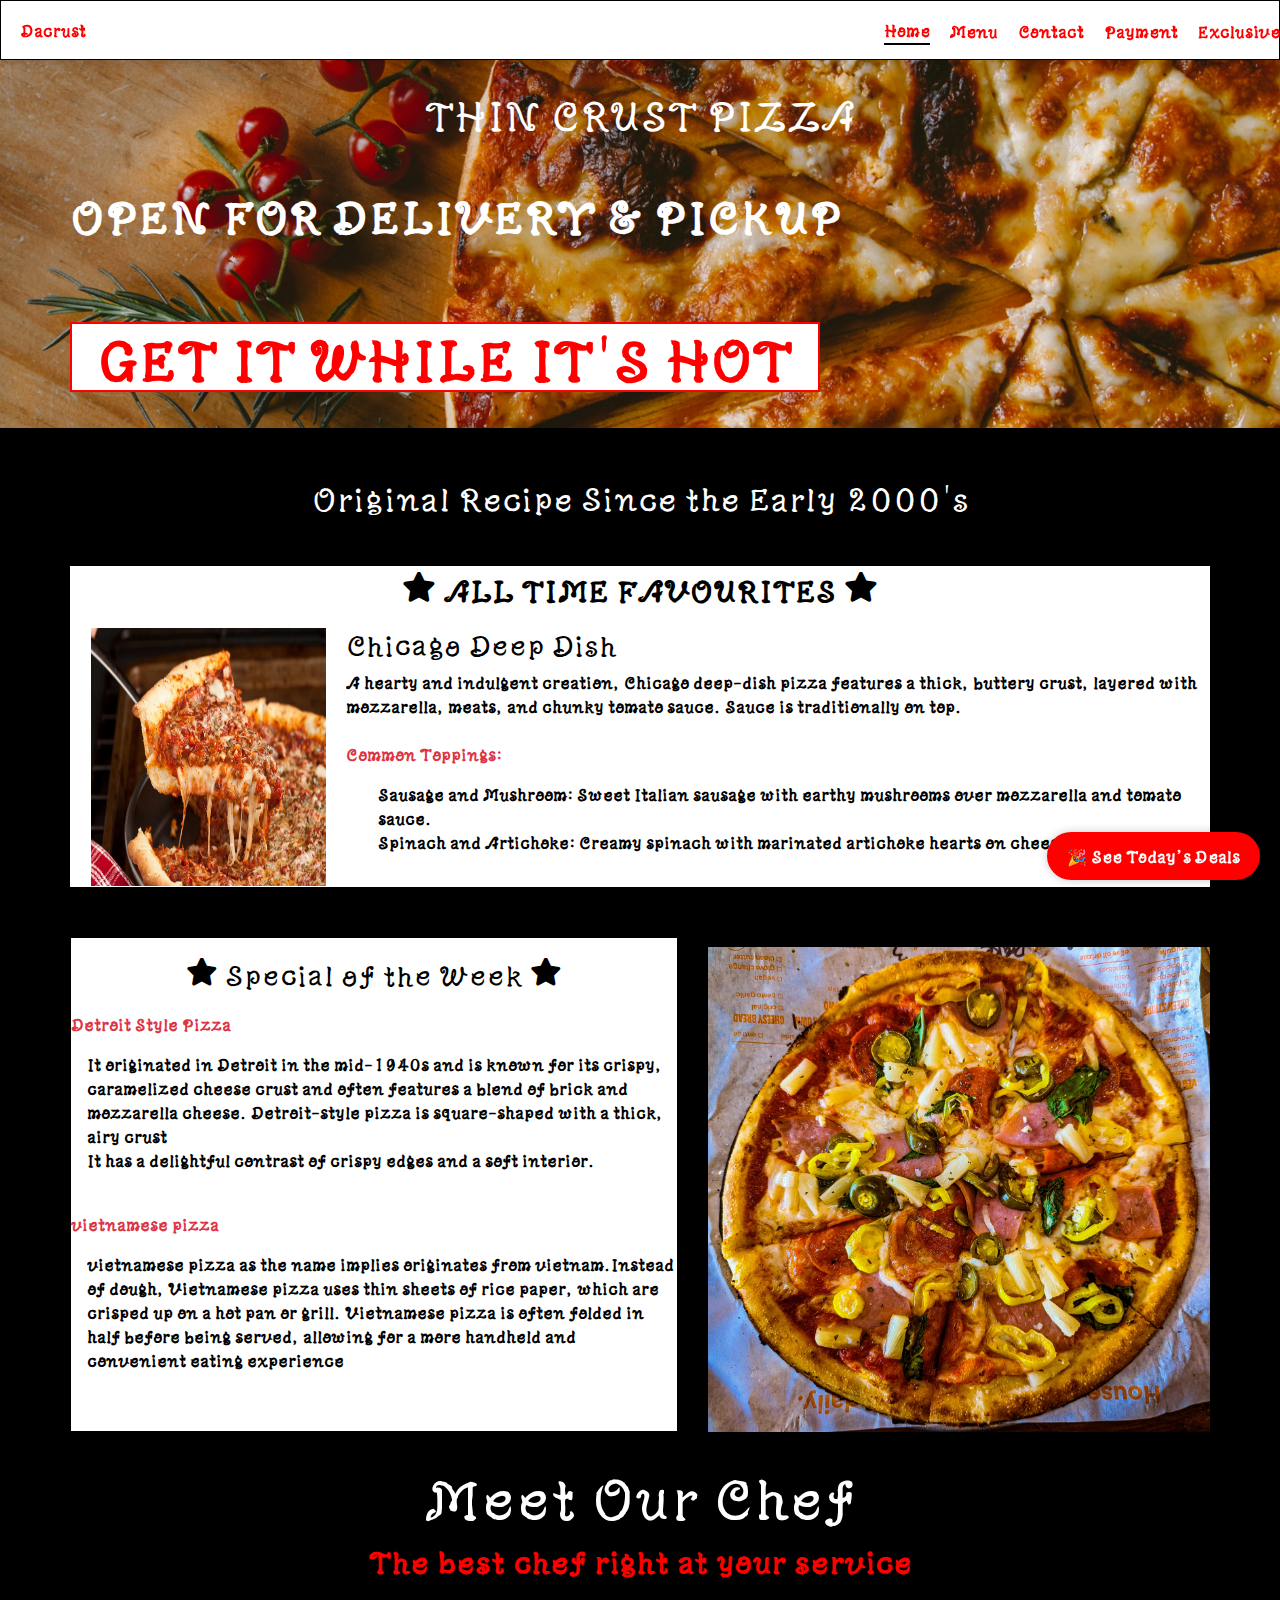
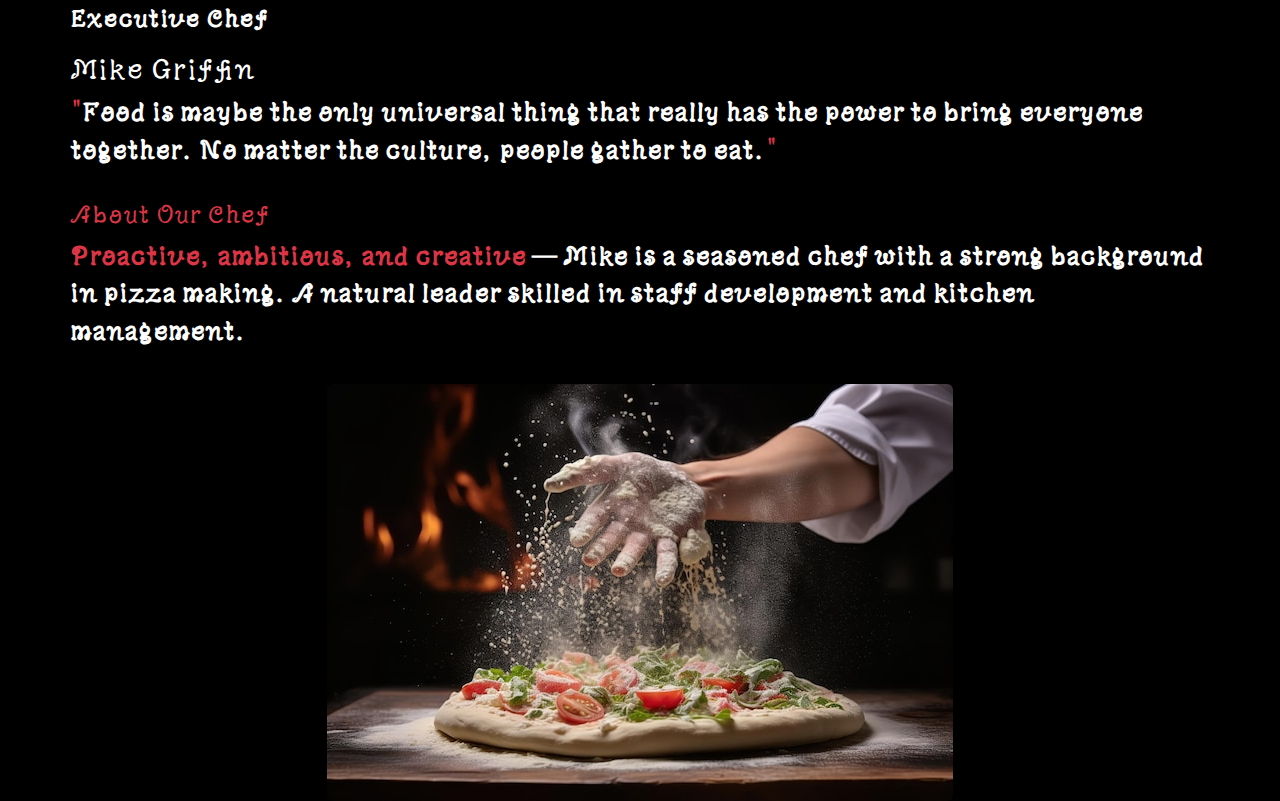
<file: pizza.html>
<!DOCTYPE html>
<html lang="en">
<head>
  <meta charset="UTF-8">
  <meta name="viewport" content="width=device-width, initial-scale=1.0">
  <title>Dacrust Pizza</title>
  <link rel="stylesheet" href="pizza.css">
  <link rel="stylesheet" href="https://cdnjs.cloudflare.com/ajax/libs/font-awesome/6.7.1/css/all.min.css" crossorigin="anonymous" referrerpolicy="no-referrer" />
  <link href="https://cdn.jsdelivr.net/npm/bootstrap@5.3.3/dist/css/bootstrap.min.css" rel="stylesheet" crossorigin="anonymous">
  <link href="https://fonts.googleapis.com/css2?family=Yuji+Mai&display=swap" rel="stylesheet">
</head>
<body>

  <!-- Preloader -->
  <div id="preloader">
    <img src="images/images/pizza-logo-cartoon-this-logo-is-highly-suitable-for-any-pizza-related-restaurant-fast-food-delivery-bistro-catering-and-italian-food-related-businesses-vector.jpg" alt="Loading pizza logo" id="preloader-image">
  </div>



  <!-- Header -->
  <header>
    <div class="brand">Dacrust</div>
    <nav class="navbar fixed-top" id="navBar">
      <i class="fa-regular fa-circle-xmark" id="closeIcon"></i>
      <ul class="navbar-list">
        <li class="navbar-item active"><a href="pizza.html" class="navbar-link" aria-current="page">Home</a></li>
        <li class="navbar-item"><a href="menu.html" class="navbar-link">Menu</a></li>
        <li class="navbar-item"><a href="contact.html" class="navbar-link">Contact</a></li>
        <li class="navbar-item"><a href="payment.html" class="navbar-link">Payment</a></li>
        <li class="navbar-item"><a href="vip-pg.html" class="navbar-link">Exclusive</a></li>
      </ul>
    </nav>
    <i class="fa-solid fa-bars" id="menuIcon"></i>
  </header>

  <main class="background-img">
    <!-- Hero Section -->
    <section class="heading-text text-center">
      <h1 id="thin">THIN CRUST PIZZA</h1>
      <h1 id="order-pickup-text">OPEN FOR DELIVERY & PICKUP</h1>
      <h1 id="get-white-hot-text">GET IT WHILE IT'S HOT</h1>
      <div class="btn-see-menu mt-3">
        <!-- <a href="menu.html" class="btn see-menu">See Menu</a> -->
      </div>
    </section>
  </main>

    <!-- Original Recipe Section -->
    <section class="contain-main-body-text">
      <h2 class="recepie-original-text text-center">Original Recipe Since the Early 2000's</h2>

      <div class="contain-time-favourites">
        <p id="time-favorite-text" class="text-center">
          <i class="fa-solid fa-star"></i> ALL TIME FAVOURITES <i class="fa-solid fa-star"></i>
        </p>

        <div class="favorite-flex">
          <img src="images/images/deep-dish-pizza-3.webp" class="chicago-deep" alt="Chicago Deep Dish Pizza">
          <div>
            <h3 class="chicago-deep-text">Chicago Deep Dish</h3>
            <p style="color: black;">
              A hearty and indulgent creation, Chicago deep-dish pizza features a thick, buttery crust, layered with mozzarella, meats, and chunky tomato sauce. Sauce is traditionally on top.<br><br>
              <span class="text-danger">Common Toppings:</span>
              <ul style="color: black;">
                <li>Sausage and Mushroom: Sweet Italian sausage with earthy mushrooms over mozzarella and tomato sauce.</li>
                <li>Spinach and Artichoke: Creamy spinach with marinated artichoke hearts on cheese and sauce.</li>
              </ul>
            </p>
          </div>
        </div>
      </div>

      <!-- Special of the Week Section -->
      <section class="special-flex-contain">
        <div class="special-contain-body">
          <h3 class="special-contain-text">
            <i class="fa-solid fa-star"></i> Special of the Week <i class="fa-solid fa-star"></i>
          </h3>
          <p class="text-danger">Detroit Style Pizza</p>
          <p class="ms-3">
            It originated in Detroit in the mid-1940s and is known for its crispy, caramelized cheese crust and often features a blend of brick and mozzarella cheese. 
          Detroit-style pizza is square-shaped with a thick, airy crust <br>
          It has a delightful contrast of crispy edges and a soft interior.</p>
          <br>
          <p class="text-danger">vietnamese pizza</p>
          <p class="ms-3">
            vietnamese pizza as the name implies originates from vietnam.Instead of dough, Vietnamese pizza uses thin sheets of rice paper, which are crisped up on a hot pan or grill. Vietnamese pizza is often folded in half before being served, allowing for a more handheld and convenient eating experience
          </p>
        </div>
        <img src="drake-whitney-pWqMo3bhv3A-unsplash.jpg" class="special-contain-img" alt="Detroit Style Pizza">
      </section>

      <!-- Meet Our Chef Section -->
      <section class="about-our-chef text-left">
        <h2 class="display-4" style="text-align: center;">Meet Our Chef</h2>
        <p id="p-our-chef">The best chef right at your service</p>

        <div class="flex-chef d-flex flex-wrap justify-content-around align-items-left">
          <div>
            <p class="fs-4">Executive Chef</p>
            <h3>Mike Griffin</h3>
            <blockquote>
              <p>
                <span class="text-danger">"</span>Food is maybe the only universal thing that really has the power to bring everyone together. No matter the culture, people gather to eat.<span class="text-danger">"</span>
              </p>
            </blockquote>
            <h4 class="text-danger">About Our Chef</h4>
            <p>
              <span class="text-danger">Proactive, ambitious, and creative</span> — Mike is a seasoned chef with a strong background in pizza making. A natural leader skilled in staff development and kitchen management.
            </p>
          </div>
          <img src="images/images/chefs-hands-tossing-pizza-dough-air_198067-1990.jpg" alt="Chef tossing pizza dough" class="img-fluid rounded">
        </div>
      </section>
      <a href="menu.html" class="floating-deal">🎉 See Today’s Deals</a>

    </section>

  <!-- Scripts -->
  <script type="module" src="pizza.js"></script>
  <script src="https://cdn.jsdelivr.net/npm/bootstrap@5.3.3/dist/js/bootstrap.bundle.min.js" crossorigin="anonymous"></script>
</body>
</html>
</file>
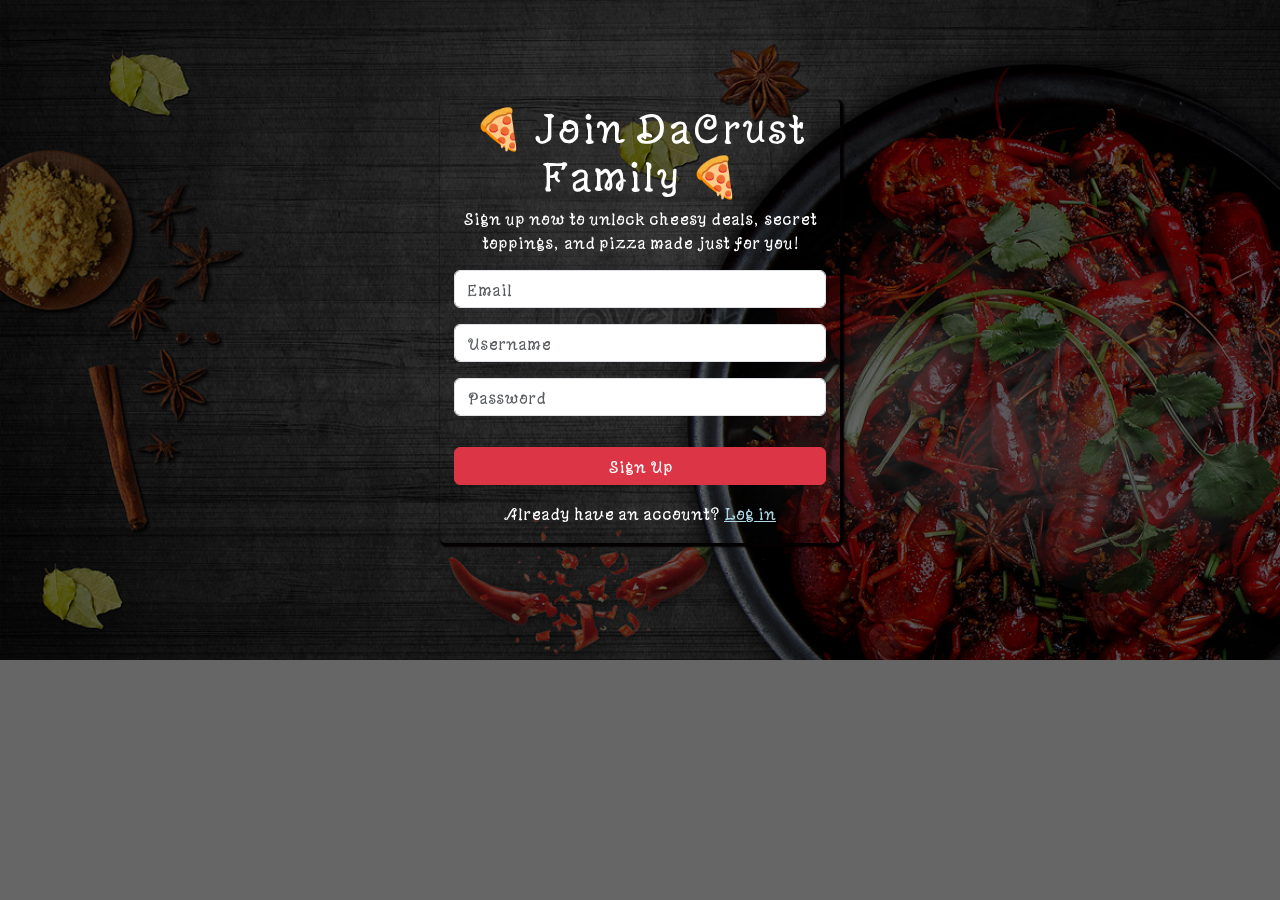
<file: signup.html>
<!DOCTYPE html>
<html lang="en">
<head>
  <meta charset="UTF-8" />
  <meta name="viewport" content="width=device-width, initial-scale=1.0" />
  <title>Signup</title>

  <!-- Fonts and Bootstrap -->
  <link rel="preconnect" href="https://fonts.googleapis.com" />
  <link rel="preconnect" href="https://fonts.gstatic.com" crossorigin />
  <link href="https://fonts.googleapis.com/css2?family=Yuji+Mai&display=swap" rel="stylesheet" />
  <link href="https://cdn.jsdelivr.net/npm/bootstrap@5.3.3/dist/css/bootstrap.min.css" rel="stylesheet" />

  <!-- External CSS -->
  <link rel="stylesheet" href="signup.css" />

</head>
<body>
  <div class="container text-center">
    <h1>🍕 Join DaCrust Family 🍕</h1>
    <p>Sign up now to unlock cheesy deals, secret toppings, and pizza made just for you!</p>

    <!-- Signup Form -->
    <form id="signupForm">
      <div class="mb-3">
        <input
          type="email"
          id="email"
          class="form-control"
          placeholder="Email"
          required
        />
      </div>
      <div class="mb-3">
        <input
          type="text"
          id="username"
          class="form-control"
          placeholder="Username"
          required
        />
      </div>
      <div class="mb-3">
        <input
          type="password"
          id="password"
          class="form-control"
          placeholder="Password"
          required
        />
      </div>

      <button type="submit" class="btn btn-danger w-100">Sign Up</button>
    </form>

    <p class="mt-3">
      Already have an account?
      <a href="index.html" style="color: lightblue">Log in</a>
    </p>
  </div>

  <!-- JavaScript -->
  <script> 
  document.addEventListener("DOMContentLoaded", () => {
    const signupForm = document.getElementById("signupForm");

    signupForm.addEventListener("submit", (e) => {
      e.preventDefault();

      const email = document.getElementById("email").value;
      const username = document.getElementById("username").value;
      const password = document.getElementById("password").value;

      if (email && username && password) {
        // Get existing users or initialize empty array
        let users = JSON.parse(localStorage.getItem("users")) || [];

        // Check if username already exists
        const userExists = users.some(user => user.username === username);
        if (userExists) {
          alert("Username already exists. Please choose another one.");
          return;
        }

        // Add new user
        users.push({ email, username, password });

        // Save back to localStorage
        localStorage.setItem("users", JSON.stringify(users));
        localStorage.setItem("loggedIn", "true");

        console.log("Signed up:", { email, username, password });
        window.location.href = "pizza.html";
      } else {
        alert("Please fill in all fields.");
      }
    });
  });


  </script>
</body>
</html>
</file>
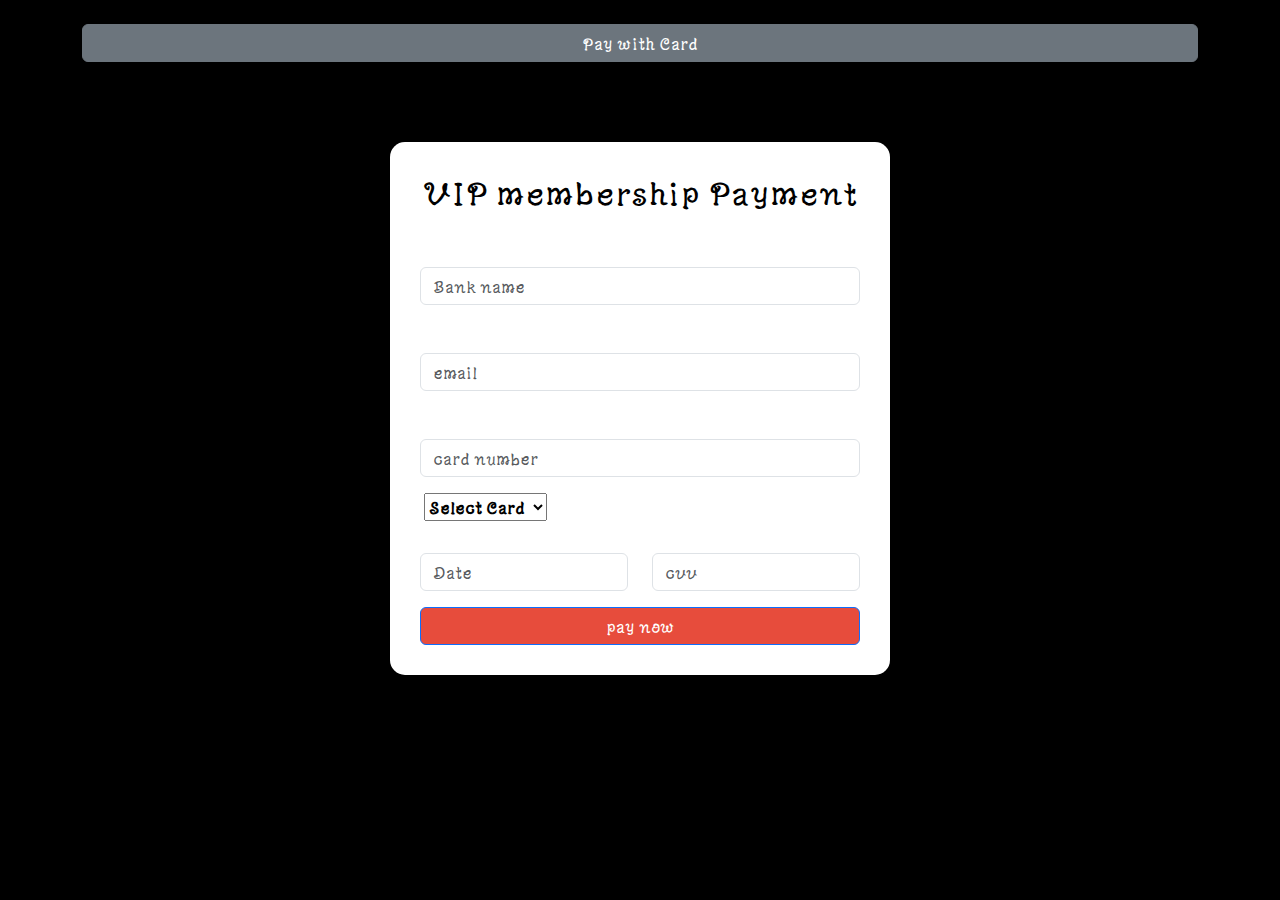
<file: vip-pay.html>
<!DOCTYPE html>
<html lang="en">
<head>
    <meta charset="UTF-8">
    <meta name="viewport" content="width=device-width, initial-scale=1.0">
    <title>pizza</title>
    <!-- =====CSS===== -->
    <link rel="stylesheet" href="payment.css">
    
     <!-- font-awesome -->
     <link rel="stylesheet" href="https://cdnjs.cloudflare.com/ajax/libs/font-awesome/6.7.1/css/all.min.css" 
     integrity="sha512-5Hs3dF2AEPkpNAR7UiOHba+lRSJNeM2ECkwxUIxC1Q/FLycGTbNapWXB4tP889k5T5Ju8fs4b1P5z/iB4nMfSQ==" 
     crossorigin="anonymous" referrerpolicy="no-referrer" />


    <!-- =====BOOTSRAP===== -->
    <link href="https://cdn.jsdelivr.net/npm/bootstrap@5.3.3/dist/css/bootstrap.min.css" rel="stylesheet" 
    integrity="sha384-QWTKZyjpPEjISv5WaRU9OFeRpok6YctnYmDr5pNlyT2bRjXh0JMhjY6hW+ALEwIH" crossorigin="anonymous">

    <!-- ========GOOGLE FONTS======== -->
    <link rel="preconnect" href="https://fonts.googleapis.com">
    <link rel="preconnect" href="https://fonts.gstatic.com" crossorigin>
    <link href="https://fonts.googleapis.com/css2?family=Yuji+Mai&display=swap" rel="stylesheet">
</head>
<body>

     <!-- ======  PRELOADER ===== -->
 

  
      
      <div class="container my-4">
        <div class="btn-group w-100" role="group" aria-label="Payment Method Toggle">
          <button type="button" class="btn btn-outline-secondary active" id="btnCard">Pay with Card</button>
        </div>
      </div>
      




      <div class="payment-container"  id="cardPaymentSection">
        <h2 class="form-title" style="color: black;">VIP membership Payment </h2>
        
        <form>
          <div class="mb-3">
            <label for="name" class="form-label">Full Name</label>
            <input type="text" class="form-control" id="name" placeholder="Bank name" required>
          </div>
    
          <div class="mb-3">
            <label for="email" class="form-label">Email Address</label>
            <input type="email" class="form-control" id="email" placeholder="email" required>
          </div>
    
          <div class="mb-3">
            <label for="cardNumber" class="form-label">Card Number</label>
            <input type="text" class="form-control" id="cardNumber" placeholder="card number" required>
          </div>

          <div class="form-group">
            <label for="preference"></label>
            <select id="preference" name="preference" required>
              <option value="" disabled selected>Select Card</option>
              <option value="">DIAMOND</option>
              <option value="">PLATNIUM</option>
              <option value="">GOLD</option>
              <option value="">SILVER</option>
            </select>
          </div>
    
          <div class="row">
            <div class="col-md-6 mb-3">
              <label for="expiry" class="form-label">Expiry</label>
              <input type="text" class="form-control" id="expiry" placeholder="Date" required>
            </div>
            <div class="col-md-6 mb-3">
              <label for="cvv" class="form-label">CVV</label>
              <input type="text" class="form-control" id="cvv" placeholder="cvv" required>
            </div>
          </div>
    

         

        <!-- Button trigger modal -->
<button type="button" class="btn btn-primary" data-bs-toggle="modal" data-bs-target="#exampleModal">
pay now
</button>

<!-- Modal -->
<div class="modal fade" id="exampleModal" tabindex="-1" aria-labelledby="exampleModalLabel" aria-hidden="true">
<div class="modal-dialog">
  <div class="modal-content">
    <div class="modal-header">
      <h1 class="modal-title fs-5" id="exampleModalLabel"></h1>
      <button type="button" class="btn-close" data-bs-dismiss="modal" aria-label="Close"></button>
    </div>
    <div class="modal-body">
      payment successful
    </div>
    <div class="modal-footer">
      <button type="button" class="btn btn-primary" data-bs-dismiss="modal">Close</button>
     
    </div>
  </div>
</div>
</div>
        </form>

      </div>
        </div>

        <!-- my script -->
        <script type="module" src="pizza.js"></script>
        

        
        <script src="https://cdn.jsdelivr.net/npm/bootstrap@5.3.3/dist/js/bootstrap.bundle.min.js" integrity="sha384-YvpcrYf0tY3lHB60NNkmXc5s9fDVZLESaAA55NDzOxhy9GkcIdslK1eN7N6jIeHz" crossorigin="anonymous"></script>
    </body>
    </html>
</file>
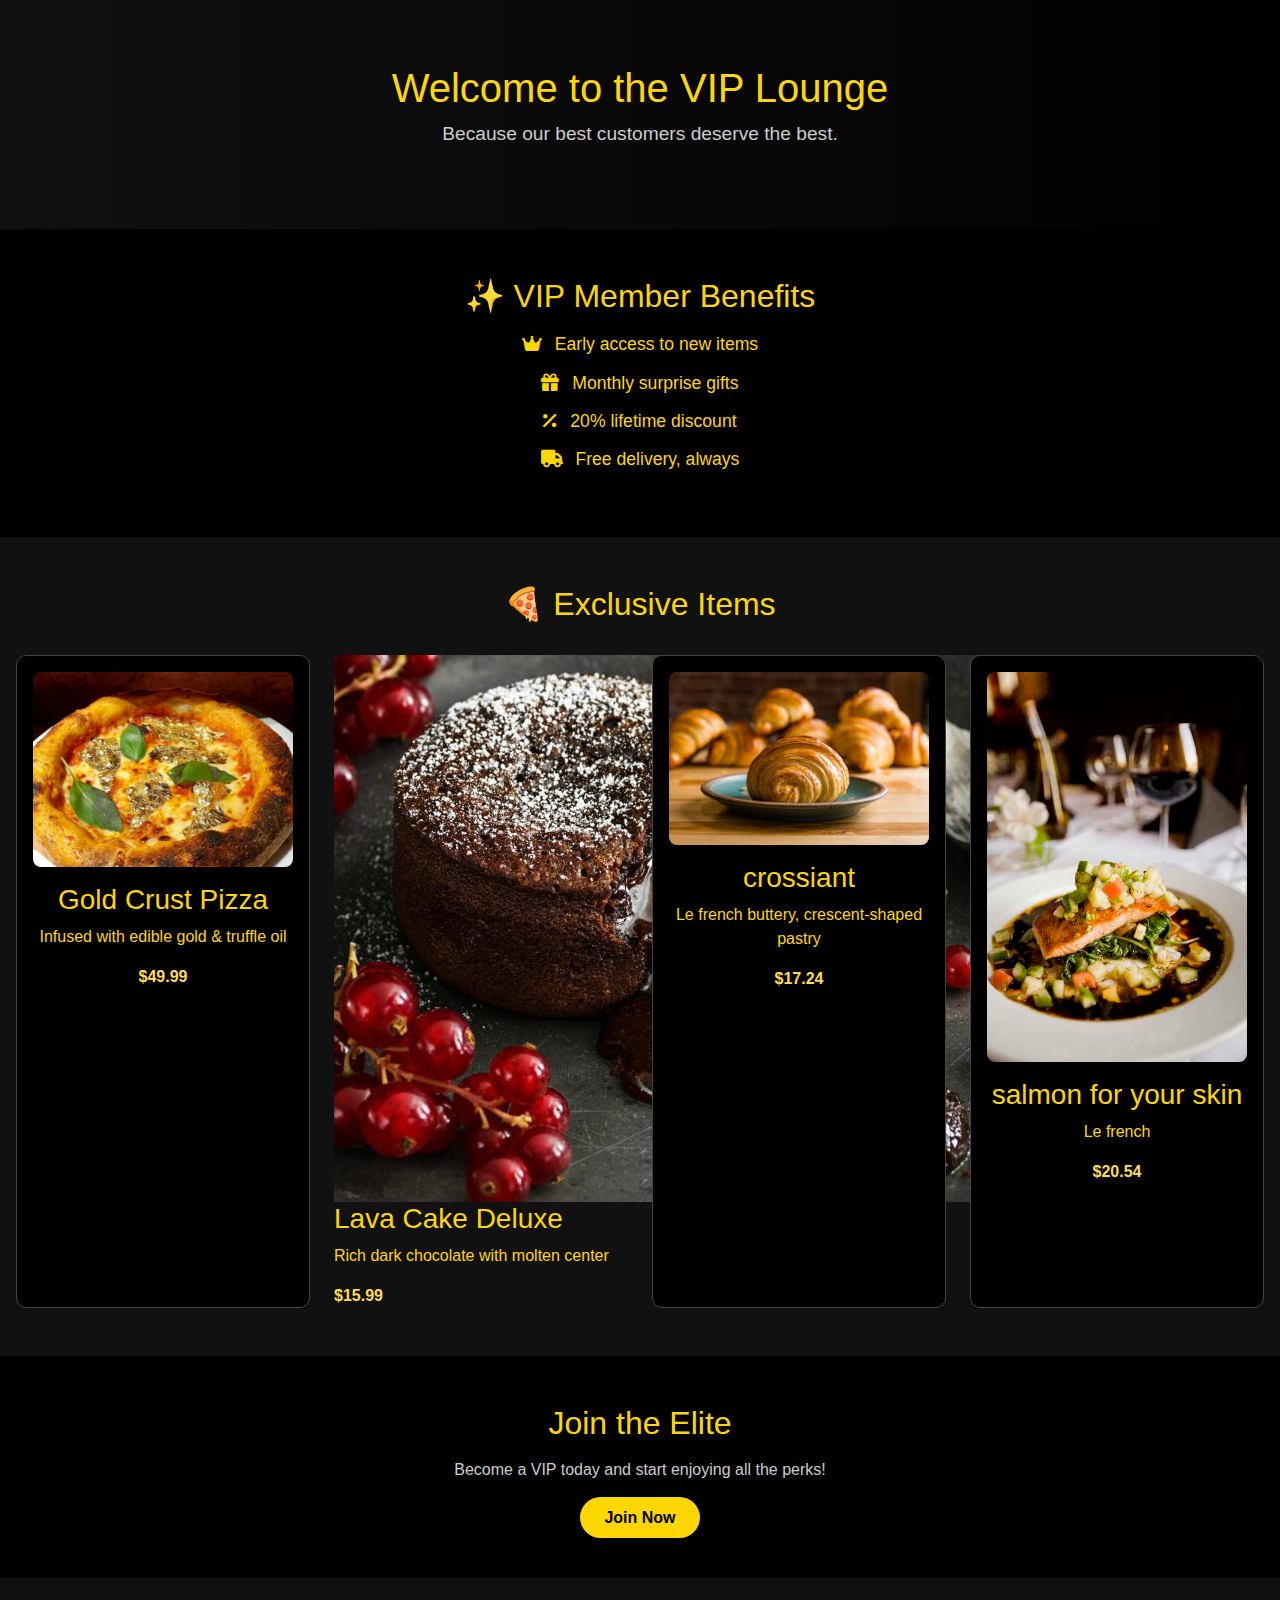
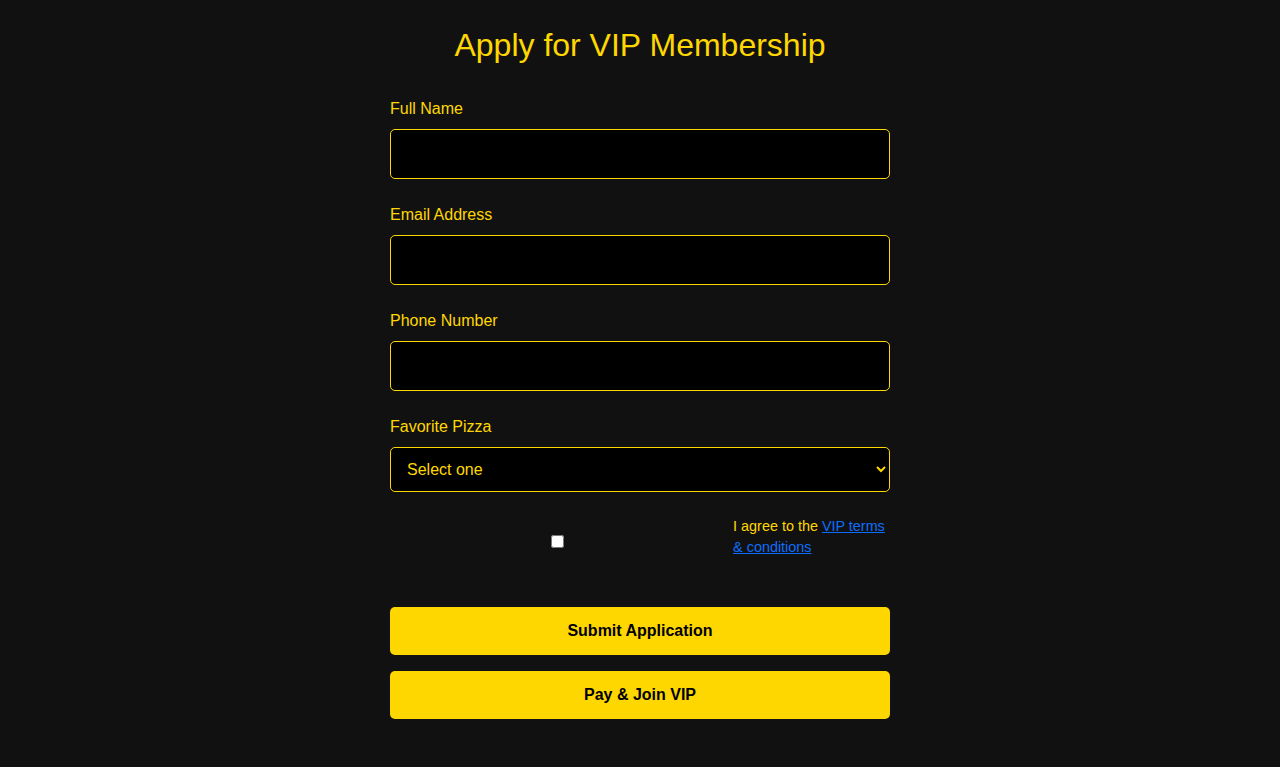
<file: vip-pg.html>
<!DOCTYPE html>
<html lang="en">
<head>
  <meta charset="UTF-8">
  <meta name="viewport" content="width=device-width, initial-scale=1.0">
  <title>Exclusive VIP | Dacrust Pizza</title>
  <link href="https://cdn.jsdelivr.net/npm/bootstrap@5.3.3/dist/css/bootstrap.min.css" rel="stylesheet" integrity="sha384-QWTKZyjpPEjISv5WaRU9OFeRpok6YctnYmDr5pNlyT2bRjXh0JMhjY6hW+ALEwIH" crossorigin="anonymous"> 
  <link rel="stylesheet" href="vip-pg.css">
  <link rel="stylesheet" href="https://cdnjs.cloudflare.com/ajax/libs/font-awesome/6.4.0/css/all.min.css">
</head>
<body>

<!-- ======  PRELOADER ===== -->
   
 <div id="preloader">
  <img src="images/images/1600w-JmYWTjUsE-Q.webp" alt="Loading..." id="preloader-image">
</div>

  <!-- Hero Banner -->
  <section class="vip-hero">
    <h1>Welcome to the VIP Lounge</h1>
    <p>Because our best customers deserve the best.</p>
  </section>

  <!-- VIP Perks Section -->
  <section class="vip-perks">
    <h2>✨ VIP Member Benefits</h2>
    <ul>
      <li><i class="fas fa-crown"></i> Early access to new items</li>
      <li><i class="fas fa-gift"></i> Monthly surprise gifts</li>
      <li><i class="fas fa-percent"></i> 20% lifetime discount</li>
      <li><i class="fas fa-truck"></i> Free delivery, always</li>
    </ul>
  </section>

  <!-- Exclusive Items Section -->
  <section class="exclusive-menu">
    <h2>🍕 Exclusive Items</h2>
    <div class="exclusive-grid">
      <div class="exclusive-item">
        <img src="images/images/gold-pizza" alt="Gold Crust Pizza">
        <h3>Gold Crust Pizza</h3>
        <p>Infused with edible gold & truffle oil</p>
        <span class="price">$49.99</span>
      </div>
      <div class="exclusive-itemm">
        <img src="images/images/vip-dessert.jpg" alt="VIP Chocolate Lava Cake">
        <h3>Lava Cake Deluxe</h3>
        <p>Rich dark chocolate with molten center</p>
        <span class="price">$15.99</span>
      </div>
      <!-- Add more items as needed -->

        <div class="exclusive-item">
           <img src="images/images/crossiant.jpeg" class="assett">
           <h3>crossiant</h3> 
           <p>Le french buttery, crescent-shaped pastry</p>
           <span class="price">$17.24</span>
           </div>
          
           <div class="exclusive-item">
            <img src="images/images/asset 5.jpeg" class="asset">
            <h3>salmon for your skin</h3> 
            <p>Le french</p>
            <span class="price">$20.54</span>
            </div>


    </div>
  </section>

  <!-- Call to Action -->
  <section class="vip-cta">
    <h2>Join the Elite</h2>
    <p>Become a VIP today and start enjoying all the perks!</p>
    <a href="" class="vip-button">Join Now</a>
  </section>

  <section class="vip-form-section">
    <h2>Apply for VIP Membership</h2>
    <form class="vip-form" action="#" method="POST">
      <div class="form-group">
        <label for="name">Full Name</label>
        <input type="text" id="name" name="name" required>
      </div>
  
      <div class="form-group">
        <label for="email">Email Address</label>
        <input type="email" id="email" name="email" required>
      </div>
  
      <div class="form-group">
        <label for="phone">Phone Number</label>
        <input type="tel" id="phone" name="phone" required>
      </div>
  
      <div class="form-group">
        <label for="preference">Favorite Pizza</label>
        <select id="preference" name="preference" required>
          <option value="" disabled selected>Select one</option>
          <option value="neapolitan">Neapolitan</option>
          <option value="pepperoni">Pepperoni</option>
          <option value="white">White</option>
          <option value="custom">Custom</option>
        </select>
      </div>
  
      <div class="form-group checkbox">
        <input type="checkbox" id="agree" required>
        <label for="agree">I agree to the <a href="#">VIP terms & conditions</a></label>
      </div>
  
      <button type="submit" class="vip-submit">Submit Application</button>
      <a href="vip-pay.html" class="vip-submit">Pay & Join VIP</a>
    </form>
  </section>
  
  
  

<script src="script.js"></script>
    <script src="https://cdn.jsdelivr.net/npm/bootstrap@5.3.3/dist/js/bootstrap.bundle.min.js" integrity="sha384-YvpcrYf0tY3lHB60NNkmXc5s9fDVZLESaAA55NDzOxhy9GkcIdslK1eN7N6jIeHz" crossorigin="anonymous"></script>
</body>
</html>
</file>
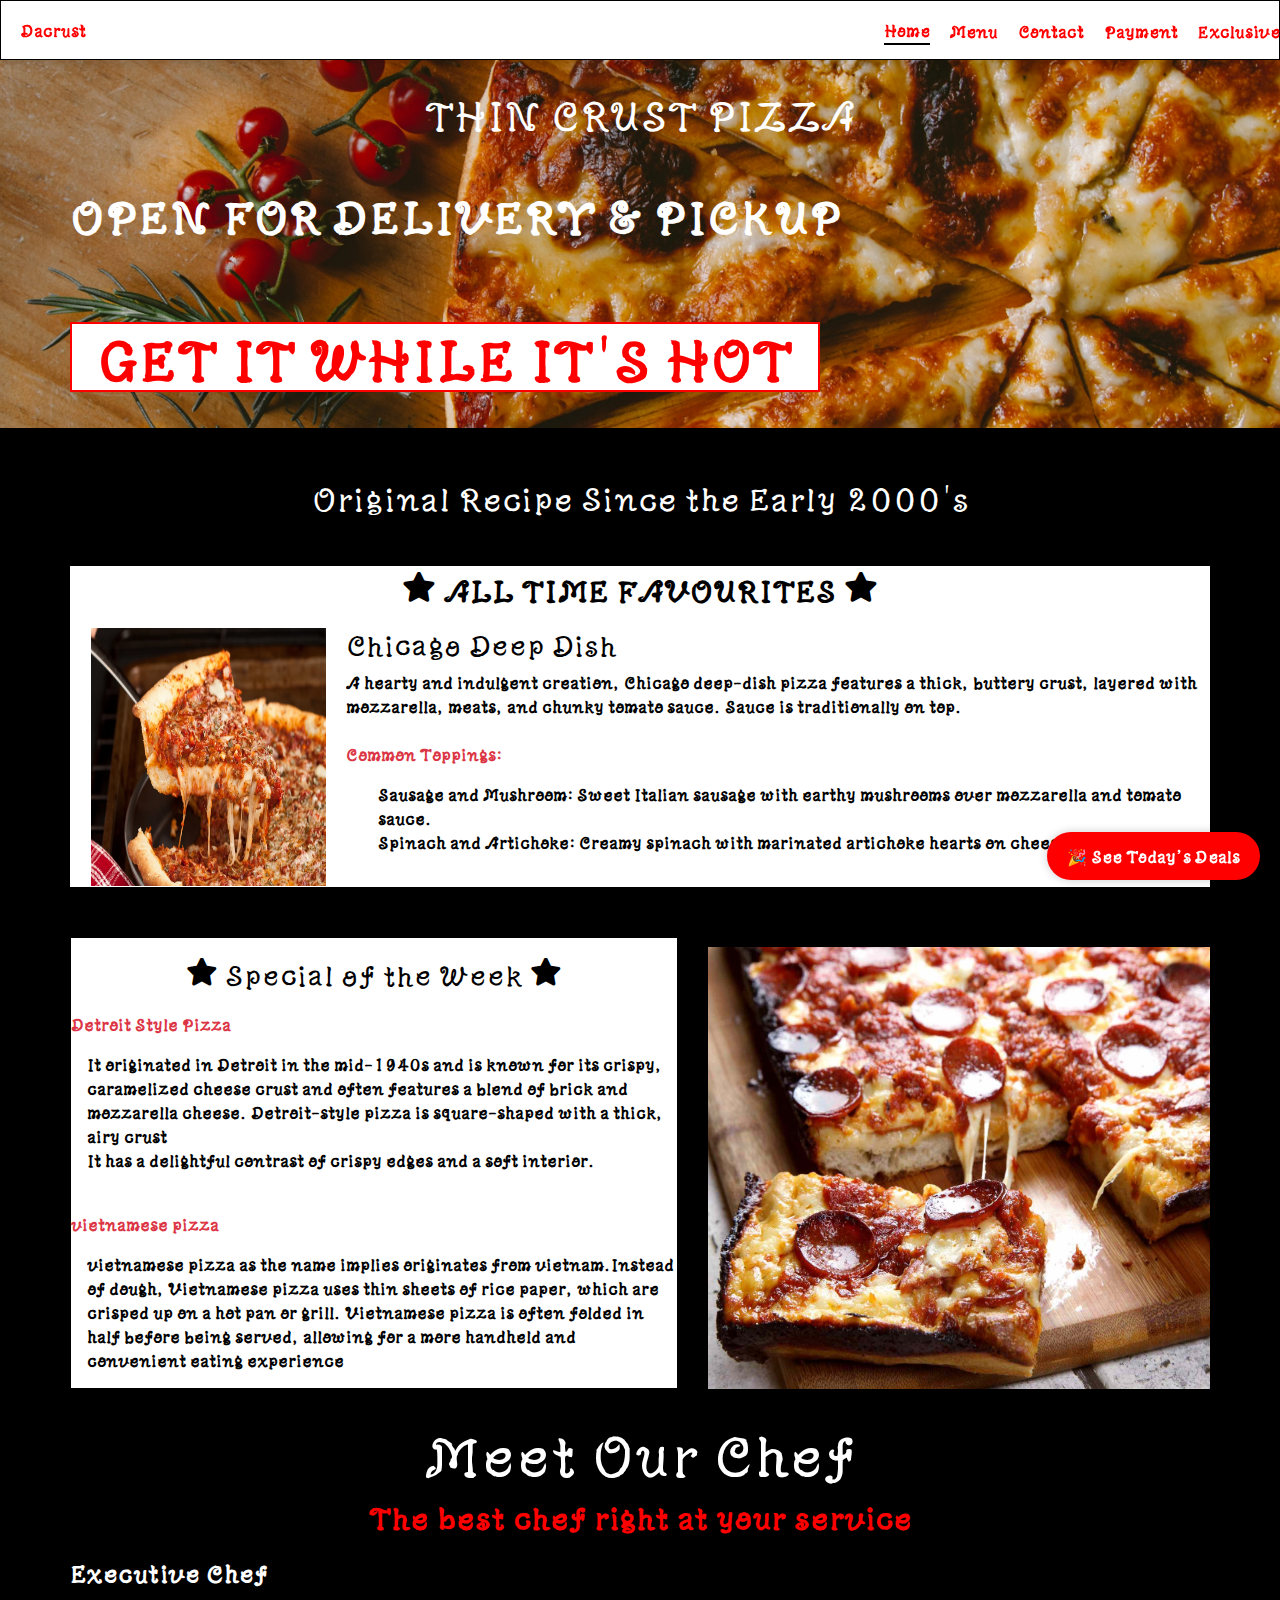
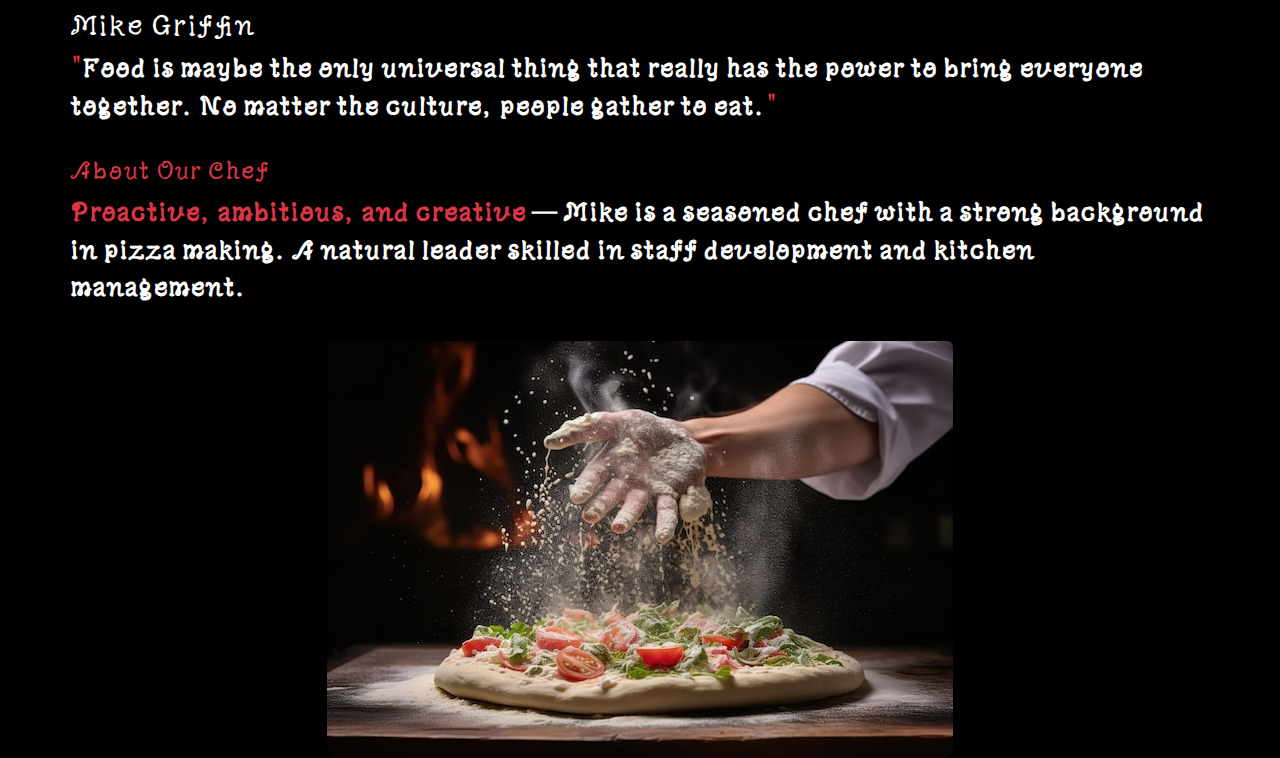
<file: food/pizza.html>
<!DOCTYPE html>
<html lang="en">
<head>
  <meta charset="UTF-8">
  <meta name="viewport" content="width=device-width, initial-scale=1.0">
  <title>Dacrust Pizza</title>
  <link rel="stylesheet" href="pizza.css">
  <link rel="stylesheet" href="https://cdnjs.cloudflare.com/ajax/libs/font-awesome/6.7.1/css/all.min.css" crossorigin="anonymous" referrerpolicy="no-referrer" />
  <link href="https://cdn.jsdelivr.net/npm/bootstrap@5.3.3/dist/css/bootstrap.min.css" rel="stylesheet" crossorigin="anonymous">
  <link href="https://fonts.googleapis.com/css2?family=Yuji+Mai&display=swap" rel="stylesheet">
</head>
<body>

  <!-- Preloader -->
  <div id="preloader">
    <img src="images/images/pizza-logo-cartoon-this-logo-is-highly-suitable-for-any-pizza-related-restaurant-fast-food-delivery-bistro-catering-and-italian-food-related-businesses-vector.jpg" alt="Loading pizza logo" id="preloader-image">
  </div>



  <!-- Header -->
  <header>
    <div class="brand">Dacrust</div>
    <nav class="navbar fixed-top" id="navBar">
      <i class="fa-regular fa-circle-xmark" id="closeIcon"></i>
      <ul class="navbar-list">
        <li class="navbar-item active"><a href="pizza.html" class="navbar-link" aria-current="page">Home</a></li>
        <li class="navbar-item"><a href="menu.html" class="navbar-link">Menu</a></li>
        <li class="navbar-item"><a href="contact.html" class="navbar-link">Contact</a></li>
        <li class="navbar-item"><a href="payment.html" class="navbar-link">Payment</a></li>
        <li class="navbar-item"><a href="vip-pg.html" class="navbar-link">Exclusive</a></li>
      </ul>
    </nav>
    <i class="fa-solid fa-bars" id="menuIcon"></i>
  </header>

  <main class="background-img">
    <!-- Hero Section -->
    <section class="heading-text text-center">
      <h1 id="thin">THIN CRUST PIZZA</h1>
      <h1 id="order-pickup-text">OPEN FOR DELIVERY & PICKUP</h1>
      <h1 id="get-white-hot-text">GET IT WHILE IT'S HOT</h1>
      <div class="btn-see-menu mt-3">
        <!-- <a href="menu.html" class="btn see-menu">See Menu</a> -->
      </div>
    </section>
  </main>

    <!-- Original Recipe Section -->
    <section class="contain-main-body-text">
      <h2 class="recepie-original-text text-center">Original Recipe Since the Early 2000's</h2>

      <div class="contain-time-favourites">
        <p id="time-favorite-text" class="text-center">
          <i class="fa-solid fa-star"></i> ALL TIME FAVOURITES <i class="fa-solid fa-star"></i>
        </p>

        <div class="favorite-flex">
          <img src="images/images/deep-dish-pizza-3.webp" class="chicago-deep" alt="Chicago Deep Dish Pizza">
          <div>
            <h3 class="chicago-deep-text">Chicago Deep Dish</h3>
            <p style="color: black;">
              A hearty and indulgent creation, Chicago deep-dish pizza features a thick, buttery crust, layered with mozzarella, meats, and chunky tomato sauce. Sauce is traditionally on top.<br><br>
              <span class="text-danger">Common Toppings:</span>
              <ul style="color: black;">
                <li>Sausage and Mushroom: Sweet Italian sausage with earthy mushrooms over mozzarella and tomato sauce.</li>
                <li>Spinach and Artichoke: Creamy spinach with marinated artichoke hearts on cheese and sauce.</li>
              </ul>
            </p>
          </div>
        </div>
      </div>

      <!-- Special of the Week Section -->
      <section class="special-flex-contain">
        <div class="special-contain-body">
          <h3 class="special-contain-text">
            <i class="fa-solid fa-star"></i> Special of the Week <i class="fa-solid fa-star"></i>
          </h3>
          <p class="text-danger">Detroit Style Pizza</p>
          <p class="ms-3">
            It originated in Detroit in the mid-1940s and is known for its crispy, caramelized cheese crust and often features a blend of brick and mozzarella cheese. 
          Detroit-style pizza is square-shaped with a thick, airy crust <br>
          It has a delightful contrast of crispy edges and a soft interior.</p>
          <br>
          <p class="text-danger">vietnamese pizza</p>
          <p class="ms-3">
            vietnamese pizza as the name implies originates from vietnam.Instead of dough, Vietnamese pizza uses thin sheets of rice paper, which are crisped up on a hot pan or grill. Vietnamese pizza is often folded in half before being served, allowing for a more handheld and convenient eating experience
          </p>
        </div>
        <img src="images/images/__opt__aboutcom__coeus__resources__content_migration__serious_eats__seriouseats.com__2017__02__20170216-detroit-style-pizza-47-1500x1125-1-233d75e6021048b3bf3cf28bd59d310b.jpg" class="special-contain-img" alt="Detroit Style Pizza">
      </section>

      <!-- Meet Our Chef Section -->
      <section class="about-our-chef text-left">
        <h2 class="display-4" style="text-align: center;">Meet Our Chef</h2>
        <p id="p-our-chef">The best chef right at your service</p>

        <div class="flex-chef d-flex flex-wrap justify-content-around align-items-left">
          <div>
            <p class="fs-4">Executive Chef</p>
            <h3>Mike Griffin</h3>
            <blockquote>
              <p>
                <span class="text-danger">"</span>Food is maybe the only universal thing that really has the power to bring everyone together. No matter the culture, people gather to eat.<span class="text-danger">"</span>
              </p>
            </blockquote>
            <h4 class="text-danger">About Our Chef</h4>
            <p>
              <span class="text-danger">Proactive, ambitious, and creative</span> — Mike is a seasoned chef with a strong background in pizza making. A natural leader skilled in staff development and kitchen management.
            </p>
          </div>
          <img src="images/images/chefs-hands-tossing-pizza-dough-air_198067-1990.jpg" alt="Chef tossing pizza dough" class="img-fluid rounded">
        </div>
      </section>
      <a href="menu.html" class="floating-deal">🎉 See Today’s Deals</a>

    </section>

  <!-- Scripts -->
  <script type="module" src="pizza.js"></script>
  <script src="https://cdn.jsdelivr.net/npm/bootstrap@5.3.3/dist/js/bootstrap.bundle.min.js" crossorigin="anonymous"></script>
</body>
</html>
</file>
<file: contact.css>
* {
    margin: 0%;
    padding: 0%;
    font-weight: 700;
    box-sizing: border-box;
    scroll-behavior: smooth;
    outline: none;
  }
  body {
    font-family: "Yuji Mai", serif !important;
    background: black !important;
    color: white !important;
    overflow-x: hidden;
    line-height: 1.5 !important;
    background-image: url(images/images/slice-of-pizza-falling-into-the-air-on-a-dark-background-photo.jpg) !important;
  }
  /* PRELOADER STYLE */
  #preloader {
    position: fixed;
    top: 0;
    left: 0;
    width: 100%;
    height: 100%;
    background-color: #1f1f1f;
    display: flex;
    justify-content: center;
    align-items: center;
    z-index: 9999;
    transition: opacity 1s ease;
  }
  
  #preloader-image {
    max-width: 200px;
    max-height: 200px;
    border-radius: 50%;
  }
  
  .background-img {
    background-repeat: no-repeat;
    background-size: cover;
    background-position: center;
  }
  /* =============== */
  /* header section */
  /* =============== */
  
  header {
    border: 1px solid;
    padding: 20px;
    height: 60px;
    background: white;
    color: black;
    box-shadow: 0 4px 8px rgba(0, 0, 0, 0.1);
    display: flex;
    align-items: center;
    justify-content: space-between !important;
    position: relative;
  }
  
  #menuIcon {
    font-size: 20px;
    cursor: pointer;
  }
  
  .navbar {
    position: absolute;
    top: -500px;
    left: 0;
    background: white;
    width: 100%;
    height: 300px;
    display: flex;
    flex-direction: column;
    align-items: center;
    justify-content: center;
  }
  
  .navbar .navbar-list {
    display: flex;
    flex-direction: column;
    align-items: center;
    justify-content: center;
  }
  
  .navbar-list .navbar-item {
    list-style: none;
    margin: 10px 0;
  }
  
  .navbar-list .navbar-item::after {
    content: "";
    display: block;
    height: 1px;
    width: 0;
    background: black;
    margin: 0 auto;
    transition: all 0.4s ease;
  }
  
  .navbar-list .navbar-item:hover::after {
    width: 100%;
  }
  
  .navbar-list .navbar-item.active {
    border-bottom: 2px solid black;
  }
  
  .navbar-item .navbar-link {
    color: red;
    font-weight: 600;
    text-decoration: none;
  }
  
  .navbar-item .navbar-link:hover {
    color: black;
  }
  
  #closeIcon {
    position: absolute;
    top: 25px;
    right: 35px;
    font-size: 20px;
    transition: 0.5s ease;
  }
  
  #closeIcon:hover {
    color: red;
    cursor: pointer;
  }
  /* =============== */
  /* hidden */
  /* =============== */
  .hidden {
    display: none;
  }
  
  .brand {
    color: red;
  }
  
  .contact-contain-text {
    justify-self: center;
    margin-top: 50px;
  }
  
  .contact-contain-text p {
    font-size: x-large;
    margin-left: 4.5%;
    margin-right: 4.5%;
  }
  
  .contact-contain-text h3 {
    text-align: center;
  }
  
  span {
    color: red;
  }
  
  .inner-container {
    margin-top: 30px;
  }
  
  .mothercontact {
    /*  */
    text-align: center;
  }
  
  form input {
    /* position: relative; */
    color: black;
    border: 1px solid;
    border-radius: 20px;
    margin-bottom: 20px;
    border-width: 20px;
    margin-top: 40px;
    margin-left: 25px;
    margin-right: 25px;
    border-color: transparent;
    background: rgb (45, 53, 63);
    box-shadow: 0 0 5px;
  }
  form select {
    width: 50%;
  }
  
  button {
    background: black;
    font-size: larger;
    border: 2px solid;
    border-color: red;
  }
  
  button a {
    color: white;
    text-decoration: none;
  }
  
  .num {
    color: white;
    background: red;
  }
  
  .btn-open {
    border: transparent;
    background: red;
    color: white;
    margin-left: 10px;
  }
  
  /* Media  Queries*/
  @media (min-width: 768px) {
    .navbar {
      margin: 10px;
      position: relative;
      top: 0 !important;
      background: transparent;
      height: inherit !important;
      flex-direction: row;
      justify-content: right !important;
    }
    #menuIcon,
    #closeIcon {
      display: none;
    }
    .navbar .navbar-list {
      flex-direction: row;
    }
    .navbar-list .navbar-item {
      margin: 0 10px;
    }
    .nav-btn {
      margin-left: 10px;
    }
    form input {
      width: 50%;
    }
  }
  .combo-deals {
    padding: 40px 20px;
    background: #fffbea;
    text-align: center;
    margin-top: 40px;
  }
  
  .combo-deals h2 {
    font-size: 2.2rem;
    color: #d62828;
    margin-bottom: 20px;
  }
  
  .combo-container {
    display: flex;
    flex-wrap: wrap;
    justify-content: center;
    gap: 20px;
  }
  
  .combo-card {
    background: #ffffff;
    border: 2px solid #fcbf49;
    padding: 20px;
    border-radius: 16px;
    width: 250px;
    box-shadow: 0 5px 15px rgba(0, 0, 0, 0.1);
    transition: transform 0.3s ease;
  }
  
  .combo-card:hover {
    transform: scale(1.05);
  }
  
  .combo-card h3 {
    font-size: 1.5rem;
    color: #003049;
    margin-bottom: 10px;
  }
  
  .combo-card p {
    color: #555;
    font-size: 0.95rem;
    margin-bottom: 10px;
  }
  
  .combo-card span {
    font-weight: bold;
    font-size: 1.2rem;
    color: #e63946;
  }
  
  select#combo-choice {
    border: 1px solid white;
    border-radius: 20px;
    border-width: 20px;
    margin-top: 20px;
  }
  
  select#drink-choice {
    border: 1px solid white;
    border-radius: 20px;
    border-width: 20px;
    margin-top: 20px;
  }
  
  select#pizza-choice{
    border: 1px solid white;
    border-radius: 20px;
    border-width: 20px;
    margin-top: 20px;
  }
</file>
<file: menu.css>
*{
    margin: 0%;
    padding: 0%;
    font-weight: 700;
    box-sizing: border-box;
  scroll-behavior: smooth;
  outline: none;  
}
body{
    font-family: "Yuji Mai", serif !important;
        background: black !important;
        color: white !important;
        overflow-x: hidden;
        line-height: 1.5 !important;
}
/* PRELOADER STYLE */
#preloader {
    position: fixed;
    top: 0;
    left: 0;
    width: 100%;
    height: 100%;
    background-color: #1F1F1F; 
    display: flex;
    justify-content: center;
    align-items: center;
    z-index: 9999;
    transition: opacity 1s ease;
  }
  
  #preloader-image {
    max-width: 200px; 
    max-height: 200px; 
    border-radius: 50%;
  }

  .background-img{
    background-image: url(images/images/photo-1513104890138-7c749659a591.jpg);
    background-repeat: no-repeat;
    background-size: cover;
    background-position: center;
  }
/* =============== */
/* header section */
/* =============== */

header {
  width: 100%;
  height: 60px;
  border: 1px solid;
  background: white;
  color: black;
  box-shadow: 0 4px 8px rgba(0, 0, 0, 0.1);
  display: flex;
  align-items: center;
  justify-content: space-between !important;
  /* position: relative; */
}

#menuIcon {
  font-size: 20px;
  cursor: pointer;
}

.navbar {
  position: absolute;
  top: -500px;
  left: 0;
 background: white;
  width: 100%;
  height: 300px;
  display: flex;
  flex-direction: column;
  align-items: center;
  justify-content: center;
}

.navbar .navbar-list {
  display: flex;
  flex-direction: column;
  align-items: center;
  justify-content: center;
}

.navbar-list .navbar-item {
  list-style: none;
  margin: 10px 0;
}

.navbar-list .navbar-item::after {
  content: "";
  display: block;
  height: 1px;
  width: 0;
  background: black;
  margin: 0 auto;
  transition: all 0.4s ease;
}

.navbar-list .navbar-item:hover::after {
  width: 100%;
}

.navbar-list .navbar-item.active {
  border-bottom: 2px solid black;
}

.navbar-item .navbar-link {
  color: red;
  font-weight: 600;
  text-decoration: none;
}

.navbar-item .navbar-link:hover{
  color: black;
}

#closeIcon {
  position: absolute;
  top: 25px;
  right: 35px;
  font-size: 20px;
  transition: 0.5s ease;
}

#closeIcon:hover {
  color: red;
  cursor: pointer;
}
/* =============== */
/* hidden */
/* =============== */
.hidden {
  display: none;
}

.brand{
  color: red;
}
.heading-text{
  margin-left: 5.5%;
  margin-right: 5.5%;
  margin-top: 30px;
}

#menu-welcome{
  color: red;
}

.heading-text h1{
    font-size: 100px;
  }

#get-white-hot-text{
  margin-top: 80px;
   margin-bottom:20px ;
  width: 350px;
   border: 2px solid;
   background: white;
  color: red;
  font-weight: bold;
  font-size: 25px;
  text-align: center;
}

.menu-logo{
  justify-self: center;
}

.promo-head{
  text-align: center;
  margin-bottom: 10px;
}

.promo-banner {
  background-color: red;
  color: white;
  text-align: center;
  padding: 10px 20px;
  font-size: 18px;
  font-weight: bold;
  border-radius: 0 0 12px 12px;
}
.promo-banner a {
  color: #ffd60a;
  text-decoration: underline;
}


.promo-cards {
  display: flex;
  justify-content: center;
  gap: 20px;
  margin: 40px auto;
  max-width: 800px;
}
.promo-card {
  background: #fffbea;
  padding: 20px;
  color: black;
  border-radius: 12px;
  box-shadow: 0 4px 12px rgba(0,0,0,0.1);
  width: 100%;
  text-align: center;
}
.promo-card h3 {
  margin-bottom: 10px;
}

.combo-deals {
  padding: 40px 20px;
  color: black;
  background: white;
  text-align: center;
}
.combo-container {
  display: flex;
  flex-wrap: wrap;
  justify-content: center;
  gap: 20px;
  margin-top: 20px;
}
.combo-card {
  background: #fffbea;
  padding: 20px;
  border-radius: 12px;
  box-shadow: 0 5px 15px rgba(0,0,0,0.1);
  width: 250px;
}
.combo-card h3 {
  font-size: 1.5em;
  margin-bottom: 10px;
}
.combo-card span {
  font-weight: bold;
  color: #e63946;
  font-size: 1.2em;
}


.menu-card {
  display: flex;
  align-items: center;
  justify-content: space-between;
  background: #fff;
  border-radius: 12px;
  box-shadow: 0 4px 12px rgba(0,0,0,0.1);
  padding: 20px;
  margin: 20px 0;
  gap: 20px;
}

.menu-card img {
  width: 150px;
  height: auto;
  border-radius: 10px;
}

.menu-info h4 {
  font-size: 20px;
  font-weight: bold;
  color: black;
}

.menu-info p {
  font-size: 14px;
  color: #555;
}

.price {
  font-size: 18px;
  font-weight: bold;
  color: #e63946;
}

.badge {
  padding: 4px 8px;
  font-size: 12px;
  border-radius: 4px;
  margin-left: 10px;
}

.badge.new {
  background-color: #1d3557;
  color: #fff;
}

.badge.popular {
  background-color: #e63946;
  color: white;
}

.badge.hot {
  background-color: #f77f00;
  color: white;
}

.menu-contain-flex{
display: grid;
grid-template-columns: 1fr;
margin-left: 3.5%;
margin-right: 3.5%;
margin-top: 30px;
}
.menu-container{
   
    width: 350px;
    margin-top: 20px;
    margin-bottom: 20px;
}
.menu-container h1{
    text-align: center;
}
.pizza-flex{
    display: flex;
    justify-content: space-between;
}

.pizza-flex h4{
    color: red;
}

.pizza-flex button{
    border-color: transparent;
}

.contact-order{
    border: 2px solid red;
    background: transparent;
    border-radius: 5px;
    height: 30px;
}

.contact-order:hover{
    background: white;
    border-radius: 5px;
    box-shadow: 5px 5px 5px red;
    height: 30px;
}

.contact-order-link{
    color: white;
    text-decoration: none;
}

.contact-order-link:hover{
    color: black;
}


/* Media  Queries*/


@media (min-width: 768px) {
  .navbar {
    margin: 10px;
    position: relative;
    top: 0 !important;
    background: transparent;
    height: inherit !important;
    flex-direction: row;
    justify-content: right !important;
  }
  #menuIcon,
  #closeIcon {
    display: none;
  }
  .navbar .navbar-list {
    flex-direction: row;
  }
  .navbar-list .navbar-item {
    margin: 0 10px;
  }
  .nav-btn {
    margin-left: 10px;
  }
  #get-white-hot-text{
    margin-top: 80px;
    width: 750px;
     border: 2px solid;
     background: white;
    color: red;
    font-weight: bold;
    font-size: 55px;
  }
  .menu-contain-flex{
    display: flex;
    gap: 50px;
    margin-bottom: 50px;
  }
  .menu-container{
    
    width: 700px;
}
}
</file>
<file: payment.css>
*{
    margin: 0%;
    padding: 0%;
    font-weight: 700;
    box-sizing: border-box;
  scroll-behavior: smooth;
  outline: none;  
}
body{
    font-family: "Yuji Mai", serif !important;
        background: black !important;
        color: white !important;
        overflow-x: hidden;
        line-height: 1.5 !important;
        /* background-image: url(images/pepperoni.jpeg) ;
        height: 100px !important; */
        
}
/* PRELOADER STYLE */
#preloader {
    position: fixed;
    top: 0;
    left: 0;
    width: 100%;
    height: 100%;
    background-color: #1F1F1F; 
    display: flex;
    justify-content: center;
    align-items: center;
    z-index: 9999;
    transition: opacity 1s ease;
  }
  
  #preloader-image {
    max-width: 200px; 
    max-height: 200px; 
    border-radius: 50%;
  }

  /* .background-img{ */
    /* background-repeat: repeat;
    background-size: contain;
    background-position: center; */
  /* } */
/* =============== */
/* header section */
/* =============== */

header {
  border: 1px solid;
  padding: 20px;
  height: 60px;
  background: white;
  color: black;
  box-shadow: 0 4px 8px rgba(0, 0, 0, 0.1);
  display: flex;
  align-items: center;
  justify-content: space-between !important;
  position: relative;
}

.payment-container {
  max-width: 500px;
  margin: 80px auto;
  background: white;
  padding: 30px;
  border-radius: 15px;
  box-shadow: 0 0 15px rgba(0,0,0,0.1);
}
.form-title {
  text-align: center;
  margin-bottom: 25px;
}
.btn-primary {
  width: 100%;
  background-color: #e74c3c !important;
  border: none;
}
.btn-primary:hover {
  background-color: #c0392b;
}

.modal-body{
  color: black;
}

#menuIcon {
  font-size: 20px;
  cursor: pointer;
}

.alert {
  background-color: #fff8e1;
  border: 2px solid #ffc107;
  color: #4a3f00;
}

.alert-heading i {
  color: #ff9800;
}


.navbar {
  position: absolute;
  top: -500px;
  left: 0;
 background: white;
  width: 100%;
  height: 300px;
  display: flex;
  flex-direction: column;
  align-items: center;
  justify-content: center;
}

.navbar .navbar-list {
  display: flex;
  flex-direction: column;
  align-items: center;
  justify-content: center;
}

.navbar-list .navbar-item {
  list-style: none;
  margin: 10px 0;
}

.navbar-list .navbar-item::after {
  content: "";
  display: block;
  height: 1px;
  width: 0;
  background: black;
  margin: 0 auto;
  transition: all 0.4s ease;
}

.navbar-list .navbar-item:hover::after {
  width: 100%;
}

.navbar-list .navbar-item.active {
  border-bottom: 2px solid black;
}

.navbar-item .navbar-link {
  color: red;
  font-weight: 600;
  text-decoration: none;
}

.navbar-item .navbar-link:hover{
  color: black;
}

#closeIcon {
  position: absolute;
  top: 25px;
  right: 35px;
  font-size: 20px;
  transition: 0.5s ease;
}

#closeIcon:hover {
  color: red;
  cursor: pointer;
}
/* =============== */
/* hidden */
/* =============== */
.hidden {
  display: none;
}

.brand{
  color: red;
}




@media (min-width: 768px) {
    .navbar {
      margin: 10px;
      position: relative;
      top: 0 !important;
      background: transparent;
      height: inherit !important;
      flex-direction: row;
      justify-content: right !important;
    }
    #menuIcon,
    #closeIcon {
      display: none;
    }
    .navbar .navbar-list {
      flex-direction: row;
    }
    .navbar-list .navbar-item {
      margin: 0 10px;
    }
    .nav-btn {
      margin-left: 10px;
    }
    /* form input{
      width: 50%;
    } */
}
</file>
<file: pizza.css>
*{
    margin: 0%;
    padding: 0%;
    font-weight: 700;
    box-sizing: border-box;
  scroll-behavior: smooth;
  outline: none;  
  overflow-x: hidden;
  
}
body{
    font-family: "Yuji Mai", serif !important;
        background: black !important;
        color: white !important;
        overflow-x: hidden;
        line-height: 1.5 !important;
}
/* PRELOADER STYLE */
#preloader {
    position: fixed;
    top: 0;
    left: 0;
    width: 100%;
    height: 100%;
    background-color: #1F1F1F; 
    display: flex;
    justify-content: center;
    align-items: center;
    z-index: 9999;
    transition: opacity 1s ease;
  }
  
  #preloader-image {
    max-width: 200px; 
    max-height: 200px; 
    border-radius: 50%;
  }

  

  .background-img{
    background-image: url(images/images/photo-1513104890138-7c749659a591.jpg);
    background-repeat: no-repeat;
    background-size: cover;
    background-position: center;
  }
/* =============== */
/* header section */
/* =============== */

header {
  width: 100%;
  height: 60px;
  border: 1px solid;
  background: white;
  color: black;
  box-shadow: 0 4px 8px rgba(0, 0, 0, 0.1);
  display: flex;
  align-items: center;
  justify-content: space-between !important;
  /* position: relative; */
}

#menuIcon {
  font-size: 20px;
  cursor: pointer;
}

.navbar {
  position: absolute;
  top: -500px;
  /* left: 0; */
 background: white;
  width: 100%;
  /* height: auto; */
  display: flex;
  flex-direction: column;
  align-items: center;
  justify-content: center;
}

.navbar .navbar-list {
  display: flex;
  flex-direction: column;
  align-items: center;
  justify-content: center;
}

.navbar-list .navbar-item {
  list-style: none;
  margin: 10px 0;
}

.navbar-list .navbar-item::after {
  content: "";
  display: block;
  height: 1px;
  width: 0;
  background: black;
  margin: 0 auto;
  transition: all 0.4s ease;
}

.navbar-list .navbar-item:hover::after {
  width: 100%;
}

.navbar-list .navbar-item.active {
  border-bottom: 2px solid black;
}

.navbar-item .navbar-link {
  color: red;
  font-weight: 600;
  text-decoration: none;
}

.navbar-item .navbar-link:hover{
  color: black;
}

.btn {
  padding: 10px 20px;
  border: none;
  border-radius: 8px;
  color: #333;
  font-weight: 600;
  font-size: 20px;
  margin-top: 10px;
  transition: all 0.4s ease;
}

/* .btn:hover {
  background: #333;
  color: #fff;
} */

#closeIcon {
  position: absolute;
  top: 25px;
  right: 35px;
  font-size: 20px;
  transition: 0.5s ease;
}

#closeIcon:hover {
  color: red;
  cursor: pointer;
}
/* =============== */
/* hidden */
/* =============== */
.hidden {
  display: none;
}

.brand{
  color: red;
  margin-left: 20px !important;
}
.heading-text{
  margin-left: 5.5%;
  margin-right: 5.5%;
  margin-top: 30px;
}
#thin{
  margin-top: 50px;
}
#order-pickup-text{
  margin-top: 50PX;
  text-align: left;
  color: white;
  font-weight: 900;
  font-size: 45px;
}
#get-white-hot-text{
  margin-top: 80px;
  width: 350px;
   border: 2px solid;
   background: white;
  color: red;
  font-weight: bold;
  font-size: 25px;
}
.see-menu-link{
  color: white;
  text-decoration: none;
}
.see-menu-link:hover{
  color: red;
}

.see-menu{
  background: black;
  width: 150px;
  border: transparent;
  border-radius: 5px;
}
.see-menu:hover{
  background: white;
}
.btn-see-menu{
  margin-bottom: 20px;
  margin-top: 100px;
  justify-self: center;
}
.recepie-original-text{
  text-align: center;
  margin-top: 20PX;
}
.contain-main-body-text{
  margin-left: 5.5%;
  margin-right: 5.5%;
  margin-top: 30px;
}
.contain-time-favourites{
  margin-top: 50px;
  box-sizing: border-box;
  border: 1px solid;
  background: white;
}
#time-favorite-text{
  text-align: center;
  color: black;
  font-size: 30px;
}
.favorite-flex{
  display: grid;
  grid-template-columns: 1fr;
  gap: 20px;
}
.chicago-deep{
  margin-left: 20px;
  width: 400px;
}
.chicago-deep-text{
color: black;
}

.special-flex-contain{
  display: grid;
  grid-template-columns: 1fr;
  margin-top: 50px;
}

.special-contain-body{
  box-sizing: border-box;
  border: 1px solid;
  background: white;
  color: black;
  width: 350px;
}

.special-contain-text{
  margin-top: 20PX;
  text-align: center;
  margin-bottom: 20px;
}
#guilty{
  text-align: center;
}
.special-contain-img{
  width: 100%;
  margin-top: 10px;
}
.about-our-chef {
  margin-top: 30PX;
}

#p-our-chef {
  color: red;
  font-size: 30px;
  text-align: center;
 }
 
.flex-chef{
display:grid;
grid-template-columns: 1fr;
}



/* ===menu begins=== */









@media(max-width:360px){
 .special-flex-contain{
  justify-content: center;
 }
}


/* Media  Queries*/
@media (min-width: 768px) {
  header{
    position: fixed;
    top: 0;
  }
  #thin{
    margin-top: 60px;
  }
  .navbar {
   
    margin: 10px;
    position: relative;
    top: 0 !important;
    background: transparent;
    flex-direction: row;
    justify-content: right !important;
  }
  #menuIcon,
  #closeIcon {
    display: none;
  }
  .navbar .navbar-list {
    flex-direction: row;
  }
  .navbar-list .navbar-item {
    margin: 0 10px;
  }
  .nav-btn {
    margin-left: 10px;
  }
  #get-white-hot-text{
    margin-top: 80px;
    width: 750px;
     border: 2px solid;
     background: white;
    color: red;
    font-weight: bold;
    font-size: 55px;
  }
  .favorite-flex{
    display: flex;
    gap: 20px;
  }
  .special-flex-contain{
    display: flex;
    margin-top: 50px;
    gap: 30px;
  }
  .special-contain-body{
    width: 690px;
  }
  .special-contain-img{
    width: 50%;
  }
  .flex-chef{
    display:flex;
    justify-self: center;
    gap: 20px;
  }
  .flex-wrap{
    font-size: 25px;
  }
}
.floating-deal {
  position: fixed;
  bottom: 20px;
  right: 20px;
  background: red;
  color: white !important;
  padding: 12px 20px;
  border-radius: 30px;
  box-shadow: 0 0 10px rgba(0,0,0,0.2);
  font-weight: bold;
  z-index: 999;
  text-decoration: none;
}
</file>
<file: signup.css>
body {
    font-family: "Yuji Mai", serif;
    background-image: url("images/images/5854.jpg_wh1200.jpg") ;
    background-repeat: no-repeat;
    background-size: cover;
    height: 560px;
    color: white;
  }
  
  body::before {
    content: "";
    position: fixed;
    inset: 0;
    background: rgba(0, 0, 0, 0.6);
    z-index: -1;
  }
  
  .container {
    animation: fadeIn 1s ease-in;
    margin-top: 100px;
    max-width: 400px;
    border: 2px solid transparent;
    box-shadow: 2px 2px 2px 2px #030102;
    border-radius: 5px;
  }
  
  input,
  button {
    margin-top: 15px;
  }
  
  @keyframes fadeIn {
    from {
      opacity: 0;
      transform: translateY(30px);
    }
    to {
      opacity: 1;
      transform: translateY(0);
    }
  }
  
  @media (max-width: 480px) {
    .container {
      margin: 50px 20px;
      padding: 20px;
    }
  }
</file>
<file: food/pizza.css>
*{
    margin: 0%;
    padding: 0%;
    font-weight: 700;
    box-sizing: border-box;
  scroll-behavior: smooth;
  outline: none;  
  overflow-x: hidden;
  
}
body{
    font-family: "Yuji Mai", serif !important;
        background: black !important;
        color: white !important;
        overflow-x: hidden;
        line-height: 1.5 !important;
}
/* PRELOADER STYLE */
#preloader {
    position: fixed;
    top: 0;
    left: 0;
    width: 100%;
    height: 100%;
    background-color: #1F1F1F; 
    display: flex;
    justify-content: center;
    align-items: center;
    z-index: 9999;
    transition: opacity 1s ease;
  }
  
  #preloader-image {
    max-width: 200px; 
    max-height: 200px; 
    border-radius: 50%;
  }

  

  .background-img{
    background-image: url(images/images/photo-1513104890138-7c749659a591.jpg);
    background-repeat: no-repeat;
    background-size: cover;
    background-position: center;
  }
/* =============== */
/* header section */
/* =============== */

header {
  width: 100%;
  height: 60px;
  border: 1px solid;
  background: white;
  color: black;
  box-shadow: 0 4px 8px rgba(0, 0, 0, 0.1);
  display: flex;
  align-items: center;
  justify-content: space-between !important;
  /* position: relative; */
}

#menuIcon {
  font-size: 20px;
  cursor: pointer;
}

.navbar {
  position: absolute;
  top: -500px;
  /* left: 0; */
 background: white;
  width: 100%;
  /* height: auto; */
  display: flex;
  flex-direction: column;
  align-items: center;
  justify-content: center;
}

.navbar .navbar-list {
  display: flex;
  flex-direction: column;
  align-items: center;
  justify-content: center;
}

.navbar-list .navbar-item {
  list-style: none;
  margin: 10px 0;
}

.navbar-list .navbar-item::after {
  content: "";
  display: block;
  height: 1px;
  width: 0;
  background: black;
  margin: 0 auto;
  transition: all 0.4s ease;
}

.navbar-list .navbar-item:hover::after {
  width: 100%;
}

.navbar-list .navbar-item.active {
  border-bottom: 2px solid black;
}

.navbar-item .navbar-link {
  color: red;
  font-weight: 600;
  text-decoration: none;
}

.navbar-item .navbar-link:hover{
  color: black;
}

.btn {
  padding: 10px 20px;
  border: none;
  border-radius: 8px;
  color: #333;
  font-weight: 600;
  font-size: 20px;
  margin-top: 10px;
  transition: all 0.4s ease;
}

/* .btn:hover {
  background: #333;
  color: #fff;
} */

#closeIcon {
  position: absolute;
  top: 25px;
  right: 35px;
  font-size: 20px;
  transition: 0.5s ease;
}

#closeIcon:hover {
  color: red;
  cursor: pointer;
}
/* =============== */
/* hidden */
/* =============== */
.hidden {
  display: none;
}

.brand{
  color: red;
  margin-left: 20px !important;
}
.heading-text{
  margin-left: 5.5%;
  margin-right: 5.5%;
  margin-top: 30px;
}
#thin{
  margin-top: 50px;
}
#order-pickup-text{
  margin-top: 50PX;
  text-align: left;
  color: white;
  font-weight: 900;
  font-size: 45px;
}
#get-white-hot-text{
  margin-top: 80px;
  width: 350px;
   border: 2px solid;
   background: white;
  color: red;
  font-weight: bold;
  font-size: 25px;
}
.see-menu-link{
  color: white;
  text-decoration: none;
}
.see-menu-link:hover{
  color: red;
}

.see-menu{
  background: black;
  width: 150px;
  border: transparent;
  border-radius: 5px;
}
.see-menu:hover{
  background: white;
}
.btn-see-menu{
  margin-bottom: 20px;
  margin-top: 100px;
  justify-self: center;
}
.recepie-original-text{
  text-align: center;
  margin-top: 20PX;
}
.contain-main-body-text{
  margin-left: 5.5%;
  margin-right: 5.5%;
  margin-top: 30px;
}
.contain-time-favourites{
  margin-top: 50px;
  box-sizing: border-box;
  border: 1px solid;
  background: white;
}
#time-favorite-text{
  text-align: center;
  color: black;
  font-size: 30px;
}
.favorite-flex{
  display: grid;
  grid-template-columns: 1fr;
  gap: 20px;
}
.chicago-deep{
  margin-left: 20px;
  width: 400px;
}
.chicago-deep-text{
color: black;
}

.special-flex-contain{
  display: grid;
  grid-template-columns: 1fr;
  margin-top: 50px;
}

.special-contain-body{
  box-sizing: border-box;
  border: 1px solid;
  background: white;
  color: black;
  width: 350px;
}

.special-contain-text{
  margin-top: 20PX;
  text-align: center;
  margin-bottom: 20px;
}
#guilty{
  text-align: center;
}
.special-contain-img{
  width: 100%;
  margin-top: 10px;
}
.about-our-chef {
  margin-top: 30PX;
}

#p-our-chef {
  color: red;
  font-size: 30px;
  text-align: center;
 }
 
.flex-chef{
display:grid;
grid-template-columns: 1fr;
}



/* ===menu begins=== */









@media(max-width:360px){
 .special-flex-contain{
  justify-content: center;
 }
}


/* Media  Queries*/
@media (min-width: 768px) {
  header{
    position: fixed;
    top: 0;
  }
  #thin{
    margin-top: 60px;
  }
  .navbar {
   
    margin: 10px;
    position: relative;
    top: 0 !important;
    background: transparent;
    flex-direction: row;
    justify-content: right !important;
  }
  #menuIcon,
  #closeIcon {
    display: none;
  }
  .navbar .navbar-list {
    flex-direction: row;
  }
  .navbar-list .navbar-item {
    margin: 0 10px;
  }
  .nav-btn {
    margin-left: 10px;
  }
  #get-white-hot-text{
    margin-top: 80px;
    width: 750px;
     border: 2px solid;
     background: white;
    color: red;
    font-weight: bold;
    font-size: 55px;
  }
  .favorite-flex{
    display: flex;
    gap: 20px;
  }
  .special-flex-contain{
    display: flex;
    margin-top: 50px;
    gap: 30px;
  }
  .special-contain-body{
    width: 690px;
  }
  .special-contain-img{
    width: 50%;
  }
  .flex-chef{
    display:flex;
    justify-self: center;
    gap: 20px;
  }
  .flex-wrap{
    font-size: 25px;
  }
}
.floating-deal {
  position: fixed;
  bottom: 20px;
  right: 20px;
  background: red;
  color: white !important;
  padding: 12px 20px;
  border-radius: 30px;
  box-shadow: 0 0 10px rgba(0,0,0,0.2);
  font-weight: bold;
  z-index: 999;
  text-decoration: none;
}
</file>
<file: vip-pg.css>
/* === General Reset === */
body {
    margin: 0;
    font-family: 'Segoe UI', Tahoma, Geneva, Verdana, sans-serif;
    background-color: #000;
    color: #ffd700;
  }
  
  /* === Preloader === */
  #preloader {
    position: fixed;
    top: 0; left: 0;
    width: 100vw;
    height: 100vh;
    background: #000;
    display: flex;
    align-items: center;
    justify-content: center;
    z-index: 9999;
  }
  #preloader img {
    width: 120px;
  }
  
  /* === Hero Banner === */
  .vip-hero {
    text-align: center;
    padding: 4rem 1rem;
    background: linear-gradient(to right, #111, #000);
  }
  .vip-hero h1 {
    font-size: 2.5rem;
    margin-bottom: 0.5rem;
    color: #ffd700;
  }
  .vip-hero p {
    font-size: 1.2rem;
    color: #ccc;
  }
  
  /* === Perks === */
  .vip-perks {
    text-align: center;
    padding: 3rem 1rem;
  }
  .vip-perks h2 {
    font-size: 2rem;
    margin-bottom: 1rem;
    color: #ffd700;
  }
  .vip-perks ul {
    list-style: none;
    padding: 0;
  }
  .vip-perks li {
    margin: 0.75rem 0;
    font-size: 1.1rem;
  }
  .vip-perks i {
    margin-right: 0.5rem;
    color: #ffd700;
  }
  
  /* === Exclusive Menu === */
  .exclusive-menu {
    padding: 3rem 1rem;
    background-color: #111;
  }
  .exclusive-menu h2 {
    text-align: center;
    font-size: 2rem;
    color: #ffd700;
    margin-bottom: 2rem;
  }
  .exclusive-grid {
    display: grid;
    grid-template-columns: repeat(auto-fit, minmax(220px, 1fr));
    gap: 1.5rem;
  }
  .exclusive-item {
    background: #000;
    padding: 1rem;
    border: 1px solid #444;
    border-radius: 10px;
    text-align: center;
    color: #ffd700;
    transition: transform 0.3s ease;
  }
  .exclusive-item:hover {
    transform: scale(1.05);
    box-shadow: 0 0 10px rgba(255, 215, 0, 0.4);
  }
  .exclusive-item img {
    width: 100%;
    border-radius: 8px;
    margin-bottom: 1rem;
  }
  .exclusive-item h3 {
    margin-bottom: 0.5rem;
  }
  .price {
    font-weight: bold;
    color: #ffdd57;
  }
  
  /* === Call To Action === */
  .vip-cta {
    background: #000;
    text-align: center;
    padding: 3rem 1rem;
  }
  .vip-cta h2 {
    font-size: 2rem;
    margin-bottom: 1rem;
  }
  .vip-cta p {
    color: #ccc;
    margin-bottom: 1.5rem;
  }
  .vip-button {
    background-color: #ffd700;
    color: #000;
    padding: 0.75rem 1.5rem;
    border-radius: 30px;
    font-weight: bold;
    text-decoration: none;
    transition: background 0.3s ease;
  }
  .vip-button:hover {
    background-color: #e6c200;
  }
  
  /* === VIP Form Section === */
  .vip-form-section {
    padding: 3rem 1rem;
    background-color: #111;
  }
  .vip-form-section h2 {
    text-align: center;
    margin-bottom: 2rem;
    color: #ffd700;
  }
  .vip-form {
    max-width: 500px;
    margin: auto;
  }
  .form-group {
    margin-bottom: 1.5rem;
  }
  .form-group label {
    display: block;
    margin-bottom: 0.5rem;
    color: #ffd700;
  }
  .form-group input,
  .form-group select {
    width: 100%;
    padding: 0.75rem;
    background: #000;
    border: 1px solid #ffd700;
    color: #ffd700;
    border-radius: 5px;
  }
  .form-group.checkbox {
    display: flex;
    align-items: center;
  }
  .form-group.checkbox label {
    margin-left: 0.5rem;
    font-size: 0.9rem;
  }
  .vip-submit {
    background-color: #ffd700;
    color: #000;
    border: none;
    padding: 0.75rem 1.5rem;
    border-radius: 5px;
    width: 100%;
    font-weight: bold;
    cursor: pointer;
    text-align: center;
    margin-top: 1rem;
    text-decoration: none;
    display: inline-block;
  }
  .vip-submit:hover {
    background-color: #e6c200;
  }
  
#salmon{
    height: 60%;
}

  /* === Responsive Adjustments === */
  @media (max-width: 600px) {
    .vip-hero h1 {
      font-size: 2rem;
    }
    .exclusive-grid {
      grid-template-columns: 1fr;
    }
  }
</file>
